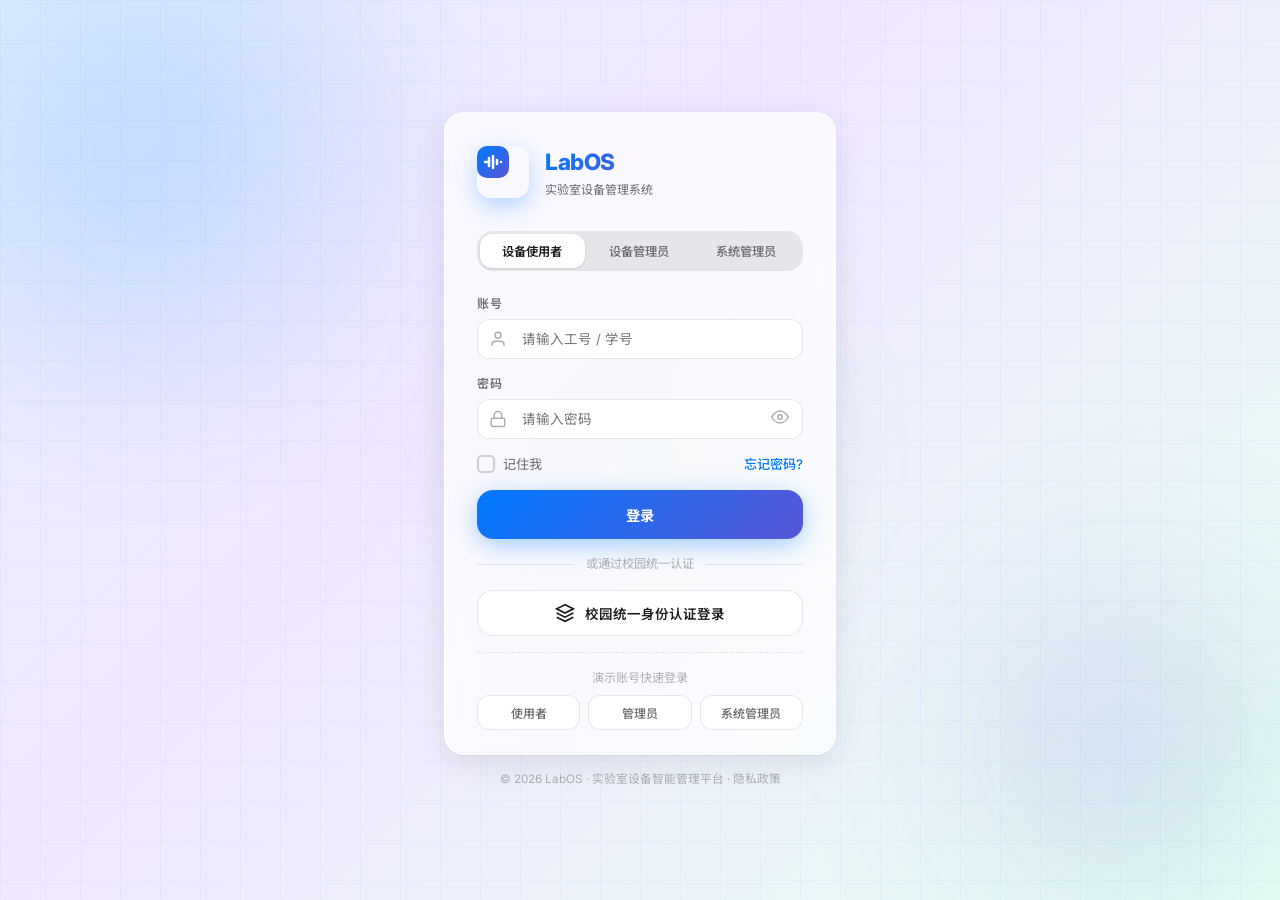
<file: index.html>
<!DOCTYPE html>
<html lang="zh-CN">
<head>
  <meta charset="UTF-8" />
  <meta name="viewport" content="width=device-width, initial-scale=1.0" />
  <title>LabOS · 实验室设备管理系统</title>
  <meta name="description" content="高校实验室设备智能管理平台，支持设备预约、审核、维护全流程管理" />
  <link rel="preconnect" href="https://fonts.googleapis.com" />
  <link rel="preconnect" href="https://fonts.gstatic.com" crossorigin />
  <link href="https://fonts.googleapis.com/css2?family=Inter:wght@300;400;500;600;700&family=Noto+Sans+SC:wght@300;400;500;600;700&display=swap" rel="stylesheet" />
  <link rel="stylesheet" href="css/main.css" />
  <link rel="stylesheet" href="css/login.css" />
</head>
<body class="login-body">
  <!-- Animated Background -->
  <div class="bg-canvas">
    <div class="blob blob-1"></div>
    <div class="blob blob-2"></div>
    <div class="blob blob-3"></div>
    <div class="grid-overlay"></div>
  </div>

  <!-- Login Card -->
  <div class="login-container">
    <div class="login-card glass-card">
      <!-- Logo -->
      <div class="login-logo">
        <div class="logo-icon">
          <svg width="32" height="32" viewBox="0 0 32 32" fill="none">
            <rect width="32" height="32" rx="10" fill="url(#logoGrad)"/>
            <path d="M8 16h4M12 12v8M16 10v12M20 14v4M24 16h0" stroke="white" stroke-width="2.5" stroke-linecap="round"/>
            <defs>
              <linearGradient id="logoGrad" x1="0" y1="0" x2="32" y2="32" gradientUnits="userSpaceOnUse">
                <stop stop-color="#007AFF"/>
                <stop offset="1" stop-color="#5856D6"/>
              </linearGradient>
            </defs>
          </svg>
        </div>
        <div class="logo-text">
          <h1>LabOS</h1>
          <p>实验室设备管理系统</p>
        </div>
      </div>

      <!-- Role Selector -->
      <div class="role-selector" id="roleSelector">
        <button class="role-tab active" data-role="user" id="tab-user">设备使用者</button>
        <button class="role-tab" data-role="admin" id="tab-admin">设备管理员</button>
        <button class="role-tab" data-role="sysadmin" id="tab-sysadmin">系统管理员</button>
        <div class="role-indicator" id="roleIndicator"></div>
      </div>

      <!-- Login Form -->
      <form class="login-form" id="loginForm" autocomplete="off">
        <div class="form-group">
          <label class="form-label" for="username">账号</label>
          <div class="input-wrapper">
            <svg class="input-icon" width="18" height="18" viewBox="0 0 24 24" fill="none" stroke="currentColor" stroke-width="2">
              <path d="M20 21v-2a4 4 0 0 0-4-4H8a4 4 0 0 0-4 4v2"/>
              <circle cx="12" cy="7" r="4"/>
            </svg>
            <input type="text" id="username" class="form-input" placeholder="请输入工号 / 学号" required />
          </div>
        </div>

        <div class="form-group">
          <label class="form-label" for="password">密码</label>
          <div class="input-wrapper">
            <svg class="input-icon" width="18" height="18" viewBox="0 0 24 24" fill="none" stroke="currentColor" stroke-width="2">
              <rect x="3" y="11" width="18" height="11" rx="2" ry="2"/>
              <path d="M7 11V7a5 5 0 0 1 10 0v4"/>
            </svg>
            <input type="password" id="password" class="form-input" placeholder="请输入密码" required />
            <button type="button" class="pwd-toggle" id="pwdToggle">
              <svg width="18" height="18" viewBox="0 0 24 24" fill="none" stroke="currentColor" stroke-width="2">
                <path d="M1 12s4-8 11-8 11 8 11 8-4 8-11 8-11-8-11-8z"/>
                <circle cx="12" cy="12" r="3"/>
              </svg>
            </button>
          </div>
        </div>

        <div class="form-options">
          <label class="checkbox-label">
            <input type="checkbox" id="rememberMe" />
            <span class="checkbox-custom"></span>
            <span>记住我</span>
          </label>
          <a href="#" class="forgot-link">忘记密码?</a>
        </div>

        <button type="submit" class="btn-login" id="loginBtn">
          <span class="btn-text">登录</span>
          <div class="btn-loader" id="btnLoader" style="display:none;">
            <div class="spinner"></div>
          </div>
        </button>

        <div class="sso-divider">
          <span>或通过校园统一认证</span>
        </div>

        <button type="button" class="btn-sso" id="ssoBtn">
          <svg width="20" height="20" viewBox="0 0 24 24" fill="none" stroke="currentColor" stroke-width="2">
            <path d="M12 2L2 7l10 5 10-5-10-5z"/>
            <path d="M2 17l10 5 10-5M2 12l10 5 10-5"/>
          </svg>
          校园统一身份认证登录
        </button>
      </form>

      <!-- Demo Quick Login -->
      <div class="demo-section">
        <p class="demo-title">演示账号快速登录</p>
        <div class="demo-btns">
          <button class="demo-btn" data-demo="user">使用者</button>
          <button class="demo-btn" data-demo="admin">管理员</button>
          <button class="demo-btn" data-demo="sysadmin">系统管理员</button>
        </div>
      </div>
    </div>

    <!-- Footer -->
    <p class="login-footer">© 2026 LabOS · 实验室设备智能管理平台 · 隐私政策</p>
  </div>

  <script src="js/login.js"></script>
</body>
</html>
</file>
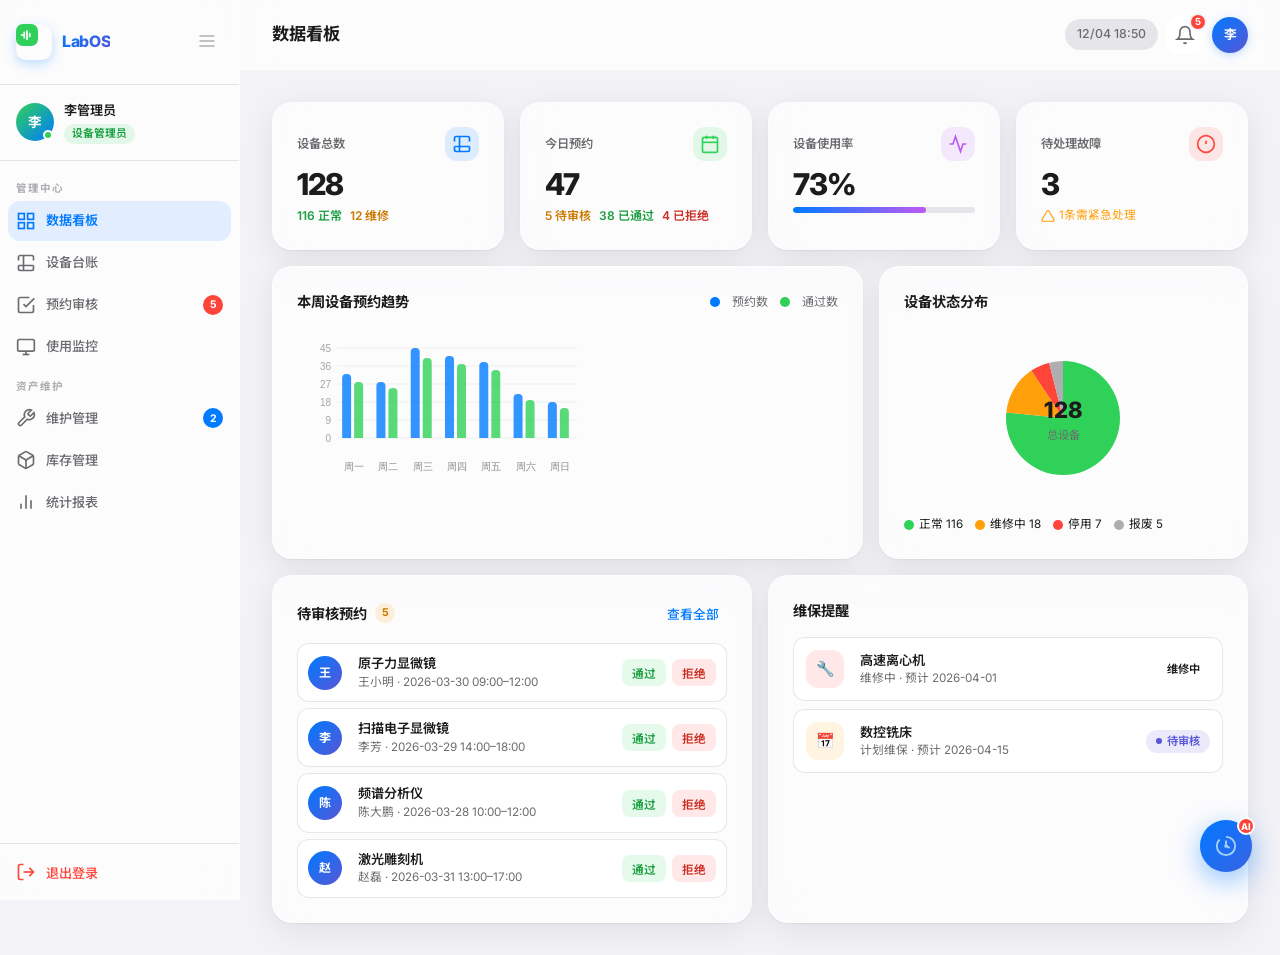
<file: admin-dashboard.html>
<!DOCTYPE html>
<html lang="zh-CN">
<head>
  <meta charset="UTF-8" />
  <meta name="viewport" content="width=device-width, initial-scale=1.0" />
  <title>LabOS · 设备管理员</title>
  <meta name="description" content="实验室设备管理员工作台 - 设备管理、预约审核、维护管控" />
  <link rel="preconnect" href="https://fonts.googleapis.com" />
  <link href="https://fonts.googleapis.com/css2?family=Inter:wght@300;400;500;600;700&family=Noto+Sans+SC:wght@300;400;500;600;700&display=swap" rel="stylesheet" />
  <link rel="stylesheet" href="css/main.css" />
  <link rel="stylesheet" href="css/dashboard.css" />
  <link rel="stylesheet" href="css/admin.css" />
  <link rel="stylesheet" href="css/ai.css" />
</head>
<body class="app-body admin-theme">

  <aside class="sidebar" id="sidebar">
    <div class="sidebar-header">
      <div class="sidebar-logo">
        <div class="logo-icon-sm admin-logo">
          <svg width="22" height="22" viewBox="0 0 32 32" fill="none">
            <rect width="32" height="32" rx="10" fill="url(#lgAdmin)"/>
            <path d="M8 16h4M12 12v8M16 10v12M20 14v4" stroke="white" stroke-width="2.5" stroke-linecap="round"/>
            <defs><linearGradient id="lgAdmin" x1="0" y1="0" x2="32" y2="32"><stop stop-color="#30D158"/><stop offset="1" stop-color="#007AFF"/></linearGradient></defs>
          </svg>
        </div>
        <span class="sidebar-brand">LabOS</span>
      </div>
      <button class="sidebar-toggle" id="sidebarToggle">
        <svg width="20" height="20" viewBox="0 0 24 24" fill="none" stroke="currentColor" stroke-width="2"><path d="M3 12h18M3 6h18M3 18h18"/></svg>
      </button>
    </div>

    <div class="user-profile-mini">
      <div class="avatar-wrapper">
        <div class="avatar admin-avatar">李</div>
        <div class="avatar-status online"></div>
      </div>
      <div class="user-info">
        <p class="user-name">李管理员</p>
        <p class="user-role-badge admin">设备管理员</p>
      </div>
    </div>

    <nav class="sidebar-nav">
      <p class="nav-section-label">管理中心</p>
      <ul>
        <li class="nav-item active" data-page="overview">
          <svg class="nav-icon" viewBox="0 0 24 24" fill="none" stroke="currentColor" stroke-width="2"><rect x="3" y="3" width="7" height="7"/><rect x="14" y="3" width="7" height="7"/><rect x="3" y="14" width="7" height="7"/><rect x="14" y="14" width="7" height="7"/></svg>
          <span>数据看板</span>
        </li>
        <li class="nav-item" data-page="devices">
          <svg class="nav-icon" viewBox="0 0 24 24" fill="none" stroke="currentColor" stroke-width="2"><path d="M9 3H5a2 2 0 0 0-2 2v4m6-6h10a2 2 0 0 1 2 2v4M9 3v18m0 0h10a2 2 0 0 0 2-2v-4M9 21H5a2 2 0 0 1-2-2v-4m0 0h18"/></svg>
          <span>设备台账</span>
        </li>
        <li class="nav-item" data-page="audit">
          <svg class="nav-icon" viewBox="0 0 24 24" fill="none" stroke="currentColor" stroke-width="2"><path d="M9 11l3 3L22 4"/><path d="M21 12v7a2 2 0 0 1-2 2H5a2 2 0 0 1-2-2V5a2 2 0 0 1 2-2h11"/></svg>
          <span>预约审核</span>
          <span class="nav-badge alert" id="auditBadge">5</span>
        </li>
        <li class="nav-item" data-page="monitor">
          <svg class="nav-icon" viewBox="0 0 24 24" fill="none" stroke="currentColor" stroke-width="2"><rect x="2" y="3" width="20" height="14" rx="2"/><line x1="8" y1="21" x2="16" y2="21"/><line x1="12" y1="17" x2="12" y2="21"/></svg>
          <span>使用监控</span>
        </li>
      </ul>
      <p class="nav-section-label">资产维护</p>
      <ul>
        <li class="nav-item" data-page="maintenance">
          <svg class="nav-icon" viewBox="0 0 24 24" fill="none" stroke="currentColor" stroke-width="2"><path d="M14.7 6.3a1 1 0 0 0 0 1.4l1.6 1.6a1 1 0 0 0 1.4 0l3.77-3.77a6 6 0 0 1-7.94 7.94l-6.91 6.91a2.12 2.12 0 0 1-3-3l6.91-6.91a6 6 0 0 1 7.94-7.94l-3.76 3.76z"/></svg>
          <span>维护管理</span>
          <span class="nav-badge" id="maintBadge">2</span>
        </li>
        <li class="nav-item" data-page="inventory">
          <svg class="nav-icon" viewBox="0 0 24 24" fill="none" stroke="currentColor" stroke-width="2"><path d="M21 16V8a2 2 0 0 0-1-1.73l-7-4a2 2 0 0 0-2 0l-7 4A2 2 0 0 0 3 8v8a2 2 0 0 0 1 1.73l7 4a2 2 0 0 0 2 0l7-4A2 2 0 0 0 21 16z"/><polyline points="3.27 6.96 12 12.01 20.73 6.96"/><line x1="12" y1="22.08" x2="12" y2="12"/></svg>
          <span>库存管理</span>
        </li>
        <li class="nav-item" data-page="reports">
          <svg class="nav-icon" viewBox="0 0 24 24" fill="none" stroke="currentColor" stroke-width="2"><line x1="18" y1="20" x2="18" y2="10"/><line x1="12" y1="20" x2="12" y2="4"/><line x1="6" y1="20" x2="6" y2="14"/></svg>
          <span>统计报表</span>
        </li>
      </ul>
    </nav>

    <div class="sidebar-footer">
      <button class="nav-item logout-btn" id="logoutBtn">
        <svg class="nav-icon" viewBox="0 0 24 24" fill="none" stroke="currentColor" stroke-width="2"><path d="M9 21H5a2 2 0 0 1-2-2V5a2 2 0 0 1 2-2h4"/><polyline points="16 17 21 12 16 7"/><line x1="21" y1="12" x2="9" y2="12"/></svg>
        <span>退出登录</span>
      </button>
    </div>
  </aside>

  <main class="main-content" id="mainContent">
    <header class="topbar">
      <div class="topbar-left">
        <h2 class="page-title" id="pageTitle">数据看板</h2>
      </div>
      <div class="topbar-right">
        <div class="datetime-display" id="datetimeDisplay"></div>
        <button class="icon-btn" id="topNotifBtn">
          <svg width="20" height="20" viewBox="0 0 24 24" fill="none" stroke="currentColor" stroke-width="2"><path d="M18 8A6 6 0 0 0 6 8c0 7-3 9-3 9h18s-3-2-3-9"/><path d="M13.73 21a2 2 0 0 1-3.46 0"/></svg>
          <span class="icon-badge">5</span>
        </button>
        <div class="avatar-btn admin-avatar">李</div>
      </div>
    </header>

    <div class="pages-container">

      <!-- Page: Dashboard Overview -->
      <section class="page" id="page-overview">
        <!-- KPI Cards -->
        <div class="kpi-row">
          <div class="kpi-card glass-card">
            <div class="kpi-header">
              <span class="kpi-label">设备总数</span>
              <div class="kpi-icon blue"><svg width="20" height="20" viewBox="0 0 24 24" fill="none" stroke="currentColor" stroke-width="2"><path d="M9 3H5a2 2 0 0 0-2 2v4m6-6h10a2 2 0 0 1 2 2v4M9 3v18m0 0h10a2 2 0 0 0 2-2v-4M9 21H5a2 2 0 0 1-2-2v-4m0 0h18"/></svg></div>
            </div>
            <p class="kpi-value">128</p>
            <div class="kpi-sub"><span class="badge-green">116 正常</span> <span class="badge-orange">12 维修</span></div>
          </div>
          <div class="kpi-card glass-card">
            <div class="kpi-header">
              <span class="kpi-label">今日预约</span>
              <div class="kpi-icon green"><svg width="20" height="20" viewBox="0 0 24 24" fill="none" stroke="currentColor" stroke-width="2"><rect x="3" y="4" width="18" height="18" rx="2"/><line x1="3" y1="10" x2="21" y2="10"/><line x1="8" y1="2" x2="8" y2="6"/><line x1="16" y1="2" x2="16" y2="6"/></svg></div>
            </div>
            <p class="kpi-value">47</p>
            <div class="kpi-sub"><span class="badge-orange">5 待审核</span> <span class="badge-green">38 已通过</span> <span class="badge-red">4 已拒绝</span></div>
          </div>
          <div class="kpi-card glass-card">
            <div class="kpi-header">
              <span class="kpi-label">设备使用率</span>
              <div class="kpi-icon purple"><svg width="20" height="20" viewBox="0 0 24 24" fill="none" stroke="currentColor" stroke-width="2"><polyline points="22 12 18 12 15 21 9 3 6 12 2 12"/></svg></div>
            </div>
            <p class="kpi-value">73%</p>
            <div class="usage-bar"><div class="usage-fill" style="width:73%"></div></div>
          </div>
          <div class="kpi-card glass-card">
            <div class="kpi-header">
              <span class="kpi-label">待处理故障</span>
              <div class="kpi-icon red"><svg width="20" height="20" viewBox="0 0 24 24" fill="none" stroke="currentColor" stroke-width="2"><circle cx="12" cy="12" r="10"/><line x1="12" y1="8" x2="12" y2="12"/><line x1="12" y1="16" x2="12.01" y2="16"/></svg></div>
            </div>
            <p class="kpi-value">3</p>
            <div class="kpi-sub urgent"><svg width="14" height="14" viewBox="0 0 24 24" fill="none" stroke="currentColor" stroke-width="2"><path d="M10.29 3.86L1.82 18a2 2 0 0 0 1.71 3h16.94a2 2 0 0 0 1.71-3L13.71 3.86a2 2 0 0 0-3.42 0z"/></svg> 1条需紧急处理</div>
          </div>
        </div>

        <!-- Charts Row -->
        <div class="charts-row">
          <div class="chart-card glass-card">
            <div class="card-header">
              <h4>本周设备预约趋势</h4>
              <div class="chart-legend">
                <span class="legend-dot blue"></span><span>预约数</span>
                <span class="legend-dot green"></span><span>通过数</span>
              </div>
            </div>
            <div class="chart-container">
              <canvas id="trendChart"></canvas>
            </div>
          </div>

          <div class="chart-card glass-card">
            <div class="card-header">
              <h4>设备状态分布</h4>
            </div>
            <div class="donut-chart-wrapper">
              <canvas id="statusChart"></canvas>
              <div class="donut-center">
                <p class="donut-val">128</p>
                <p class="donut-label">总设备</p>
              </div>
            </div>
            <div class="donut-legend" id="statusLegend"></div>
          </div>
        </div>

        <!-- Bottom Row -->
        <div class="content-grid">
          <!-- Pending Audits -->
          <div class="card glass-card">
            <div class="card-header">
              <h4>待审核预约 <span class="badge-pill orange">5</span></h4>
              <button class="text-btn" onclick="switchPage('audit')">查看全部</button>
            </div>
            <div class="audit-preview-list" id="auditPreviewList"></div>
          </div>

          <!-- Maintenance Alerts -->
          <div class="card glass-card">
            <div class="card-header">
              <h4>维保提醒</h4>
            </div>
            <div class="maint-alert-list" id="maintAlertList"></div>
          </div>
        </div>
      </section>

      <!-- Page: Device Ledger -->
      <section class="page hidden" id="page-devices">
        <div class="table-toolbar">
          <div class="toolbar-left">
            <div class="search-bar">
              <svg width="16" height="16" viewBox="0 0 24 24" fill="none" stroke="currentColor" stroke-width="2"><circle cx="11" cy="11" r="8"/><line x1="21" y1="21" x2="16.65" y2="16.65"/></svg>
              <input type="text" placeholder="搜索设备编号、名称..." id="deviceSearch" />
            </div>
            <select class="filter-select" id="adminDeviceFilter">
              <option value="all">全部状态</option>
              <option value="normal">正常</option>
              <option value="maintenance">维修中</option>
              <option value="retired">已报废</option>
            </select>
          </div>
          <div class="toolbar-right">
            <button class="btn-outline btn-sm" id="importDeviceBtn">
              <svg width="14" height="14" viewBox="0 0 24 24" fill="none" stroke="currentColor" stroke-width="2"><path d="M21 15v4a2 2 0 0 1-2 2H5a2 2 0 0 1-2-2v-4"/><polyline points="7 10 12 15 17 10"/><line x1="12" y1="15" x2="12" y2="3"/></svg>
              导入
            </button>
            <button class="btn-primary btn-sm" id="addDeviceBtn">
              <svg width="14" height="14" viewBox="0 0 24 24" fill="none" stroke="currentColor" stroke-width="2"><path d="M12 5v14M5 12h14"/></svg>
              新增设备
            </button>
          </div>
        </div>
        <div class="card glass-card" style="margin-top:0">
          <table class="data-table" id="adminDeviceTable">
            <thead>
              <tr>
                <th>设备编号</th>
                <th>设备名称</th>
                <th>型号</th>
                <th>存放位置</th>
                <th>状态</th>
                <th>危险等级</th>
                <th>最近维保</th>
                <th>操作</th>
              </tr>
            </thead>
            <tbody id="adminDeviceBody"></tbody>
          </table>
          <div class="pagination" id="devicePagination"></div>
        </div>
      </section>

      <!-- Page: Audit -->
      <section class="page hidden" id="page-audit">
        <div class="audit-layout">
          <div class="col-main">
            <div class="tab-strip" id="auditTabStrip">
              <button class="tab-btn active" data-status="pending">待审核 <span class="badge-pill orange">5</span></button>
              <button class="tab-btn" data-status="approved">已通过</button>
              <button class="tab-btn" data-status="rejected">已拒绝</button>
            </div>
            <div class="audit-list" id="auditList"></div>
          </div>
          <div class="col-side glass-card" id="auditDetailPanel">
            <div class="detail-placeholder">
              <svg width="48" height="48" viewBox="0 0 24 24" fill="none" stroke="currentColor" stroke-width="1.5" opacity="0.3"><path d="M9 11l3 3L22 4"/><path d="M21 12v7a2 2 0 0 1-2 2H5a2 2 0 0 1-2-2V5a2 2 0 0 1 2-2h11"/></svg>
              <p>选择申请查看详情并审核</p>
            </div>
            <div class="detail-content hidden" id="auditDetailContent"></div>
          </div>
        </div>
      </section>

      <!-- Page: Monitor -->
      <section class="page hidden" id="page-monitor">
        <div class="monitor-layout">
          <div class="monitor-map glass-card">
            <div class="card-header">
              <h4>实验室实时使用地图</h4>
              <div class="monitor-legend">
                <span class="legend-dot green"></span><span>使用中</span>
                <span class="legend-dot gray"></span><span>空闲</span>
                <span class="legend-dot orange"></span><span>预约待用</span>
              </div>
            </div>
            <div class="lab-map" id="labMap"></div>
          </div>
          <div class="monitor-side">
            <div class="card glass-card">
              <div class="card-header"><h4>当前使用情况</h4></div>
              <div class="current-usage-list" id="currentUsageList"></div>
            </div>
            <div class="card glass-card">
              <div class="card-header"><h4>今日活动日志</h4></div>
              <div class="activity-log" id="activityLog"></div>
            </div>
          </div>
        </div>
      </section>

      <!-- Page: Maintenance -->
      <section class="page hidden" id="page-maintenance">
        <div class="maint-layout">
          <div class="col-main">
            <div class="section-header">
              <h3>维护工单</h3>
              <button class="btn-primary btn-sm" id="newMaintBtn">
                <svg width="14" height="14" viewBox="0 0 24 24" fill="none" stroke="currentColor" stroke-width="2"><path d="M12 5v14M5 12h14"/></svg>
                新建工单
              </button>
            </div>
            <div class="tab-strip" id="maintTabStrip">
              <button class="tab-btn active" data-status="all">全部</button>
              <button class="tab-btn" data-status="pending">待处理</button>
              <button class="tab-btn" data-status="inprogress">维修中</button>
              <button class="tab-btn" data-status="done">已修复</button>
              <button class="tab-btn" data-status="plan">维保计划</button>
            </div>
            <div class="maint-list" id="maintList"></div>
          </div>
          <div class="col-side glass-card" id="maintDetailPanel">
            <div class="detail-placeholder">
              <svg width="48" height="48" viewBox="0 0 24 24" fill="none" stroke="currentColor" stroke-width="1.5" opacity="0.3"><path d="M14.7 6.3a1 1 0 0 0 0 1.4l1.6 1.6a1 1 0 0 0 1.4 0l3.77-3.77a6 6 0 0 1-7.94 7.94l-6.91 6.91a2.12 2.12 0 0 1-3-3l6.91-6.91a6 6 0 0 1 7.94-7.94l-3.76 3.76z"/></svg>
              <p>选择工单查看详情</p>
            </div>
            <div class="detail-content hidden" id="maintDetailContent"></div>
          </div>
        </div>
      </section>

      <!-- Page: Inventory -->
      <section class="page hidden" id="page-inventory">
        <div class="stats-row">
          <div class="stat-card glass-card">
            <div class="stat-icon blue"><svg width="22" height="22" viewBox="0 0 24 24" fill="none" stroke="currentColor" stroke-width="2"><path d="M21 16V8a2 2 0 0 0-1-1.73l-7-4a2 2 0 0 0-2 0l-7 4A2 2 0 0 0 3 8v8a2 2 0 0 0 1 1.73l7 4a2 2 0 0 0 2 0l7-4A2 2 0 0 0 21 16z"/></svg></div>
            <div class="stat-info"><p class="stat-value">42</p><p class="stat-label">耗材种类</p></div>
          </div>
          <div class="stat-card glass-card">
            <div class="stat-icon orange"><svg width="22" height="22" viewBox="0 0 24 24" fill="none" stroke="currentColor" stroke-width="2"><circle cx="12" cy="12" r="10"/><line x1="12" y1="8" x2="12" y2="12"/><line x1="12" y1="16" x2="12.01" y2="16"/></svg></div>
            <div class="stat-info"><p class="stat-value">6</p><p class="stat-label">库存预警</p></div>
          </div>
          <div class="stat-card glass-card">
            <div class="stat-icon green"><svg width="22" height="22" viewBox="0 0 24 24" fill="none" stroke="currentColor" stroke-width="2"><polyline points="23 6 13.5 15.5 8.5 10.5 1 18"/><polyline points="17 6 23 6 23 12"/></svg></div>
            <div class="stat-info"><p class="stat-value">89%</p><p class="stat-label">库存健康度</p></div>
          </div>
        </div>
        <div class="card glass-card">
          <div class="card-header">
            <h4>耗材库存</h4>
            <button class="btn-primary btn-sm" id="addInventoryBtn">新增耗材</button>
          </div>
          <table class="data-table" id="inventoryTable">
            <thead>
              <tr><th>耗材名称</th><th>规格</th><th>当前库存</th><th>预警阈值</th><th>状态</th><th>操作</th></tr>
            </thead>
            <tbody id="inventoryBody"></tbody>
          </table>
        </div>
      </section>

      <!-- Page: Reports -->
      <section class="page hidden" id="page-reports">
        <div class="charts-row">
          <div class="chart-card glass-card">
            <div class="card-header">
              <h4>月度设备使用率趋势</h4>
              <select class="filter-select" style="width:auto;padding:4px 10px"><option>2026年</option><option>2025年</option></select>
            </div>
            <canvas id="monthlyChart"></canvas>
          </div>
          <div class="chart-card glass-card">
            <div class="card-header"><h4>设备使用排行 TOP10</h4></div>
            <canvas id="rankChart"></canvas>
          </div>
        </div>
        <div class="card glass-card">
          <div class="card-header">
            <h4>用户使用统计</h4>
            <button class="btn-outline btn-sm" id="exportReportBtn">
              <svg width="14" height="14" viewBox="0 0 24 24" fill="none" stroke="currentColor" stroke-width="2"><path d="M21 15v4a2 2 0 0 1-2 2H5a2 2 0 0 1-2-2v-4"/><polyline points="7 10 12 15 17 10"/><line x1="12" y1="15" x2="12" y2="3"/></svg>
              导出报表
            </button>
          </div>
          <table class="data-table">
            <thead><tr><th>用户</th><th>部门</th><th>预约次数</th><th>使用时长</th><th>取消率</th><th>违规记录</th></tr></thead>
            <tbody id="userStatsBody"></tbody>
          </table>
        </div>
      </section>

    </div>
  </main>

  <!-- Device Add/Edit Modal -->
  <div class="modal-overlay hidden" id="deviceFormModal">
    <div class="modal modal-lg glass-card">
      <div class="modal-header">
        <h3 id="deviceFormTitle">新增设备</h3>
        <button class="modal-close" id="closeDeviceFormModal">
          <svg width="20" height="20" viewBox="0 0 24 24" fill="none" stroke="currentColor" stroke-width="2"><line x1="18" y1="6" x2="6" y2="18"/><line x1="6" y1="6" x2="18" y2="18"/></svg>
        </button>
      </div>
      <div class="modal-body">
        <form id="deviceForm">
          <div class="form-row">
            <div class="form-group"><label class="form-label">设备编号 *</label><input type="text" class="form-input" id="devId" placeholder="如: LAB-2024-001" required /></div>
            <div class="form-group"><label class="form-label">设备名称 *</label><input type="text" class="form-input" id="devName" placeholder="如: 扫描电子显微镜" required /></div>
          </div>
          <div class="form-row">
            <div class="form-group"><label class="form-label">型号规格 *</label><input type="text" class="form-input" id="devModel" required /></div>
            <div class="form-group"><label class="form-label">存放位置 *</label><input type="text" class="form-input" id="devLocation" placeholder="如: A楼302室" required /></div>
          </div>
          <div class="form-row">
            <div class="form-group"><label class="form-label">购置日期</label><input type="date" class="form-input" id="devDate" /></div>
            <div class="form-group"><label class="form-label">设备价值 (元)</label><input type="number" class="form-input" id="devValue" placeholder="0.00" /></div>
          </div>
          <div class="form-row">
            <div class="form-group">
              <label class="form-label">危险等级</label>
              <select class="form-input" id="devLevel">
                <option value="normal">普通</option>
                <option value="high">高危</option>
              </select>
            </div>
            <div class="form-group">
              <label class="form-label">所属分类</label>
              <select class="form-input" id="devCategory">
                <option value="precision">精密仪器</option>
                <option value="chemical">化学分析</option>
                <option value="mechanical">机械加工</option>
                <option value="electrical">电子电气</option>
              </select>
            </div>
          </div>
          <div class="form-row">
            <div class="form-group"><label class="form-label">每日最长预约时长 (h)</label><input type="number" class="form-input" id="devMaxHour" value="4" /></div>
            <div class="form-group"><label class="form-label">每周最大预约次数</label><input type="number" class="form-input" id="devMaxWeek" value="3" /></div>
          </div>
          <div class="form-group">
            <label class="form-label">操作说明/注意事项</label>
            <textarea class="form-input form-textarea" id="devNotes" rows="3" placeholder="使用规范、注意事项..."></textarea>
          </div>
        </form>
      </div>
      <div class="modal-footer">
        <button class="btn-outline" id="cancelDeviceFormBtn">取消</button>
        <button class="btn-primary" id="saveDeviceBtn">保存设备</button>
      </div>
    </div>
  </div>

  <!-- Toast -->
  <div class="toast-container" id="toastContainer"></div>

  <script src="js/data.js"></script>
  <script src="js/dashboard.js"></script>
  <script src="js/admin.js"></script>
  <script src="js/ai.js"></script>
</body>
</html>
</file>
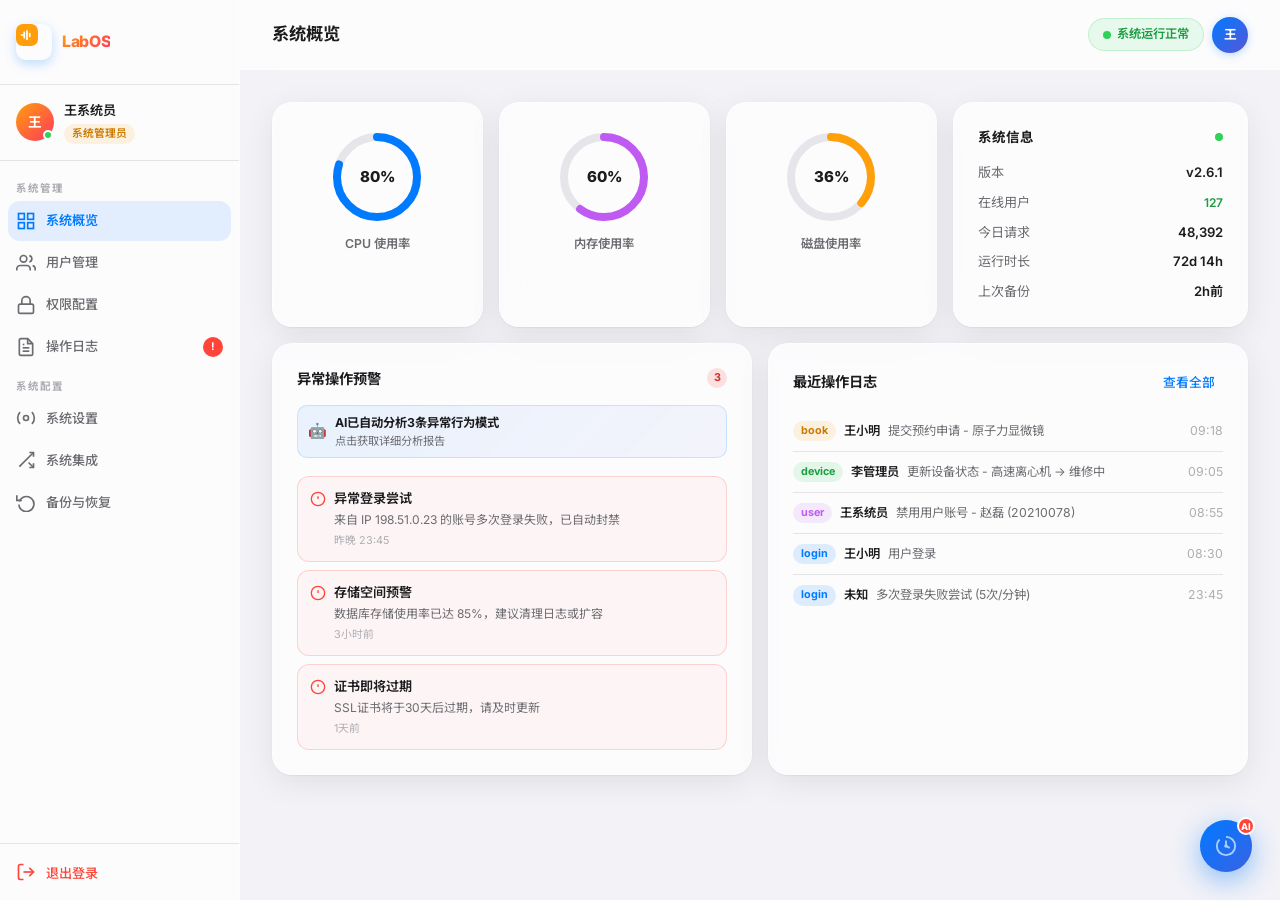
<file: sysadmin-dashboard.html>
<!DOCTYPE html>
<html lang="zh-CN">
<head>
  <meta charset="UTF-8" />
  <meta name="viewport" content="width=device-width, initial-scale=1.0" />
  <title>LabOS · 系统管理员</title>
  <link rel="preconnect" href="https://fonts.googleapis.com" />
  <link href="https://fonts.googleapis.com/css2?family=Inter:wght@300;400;500;600;700&family=Noto+Sans+SC:wght@300;400;500;600;700&display=swap" rel="stylesheet" />
  <link rel="stylesheet" href="css/main.css" />
  <link rel="stylesheet" href="css/dashboard.css" />
  <link rel="stylesheet" href="css/sysadmin.css" />
  <link rel="stylesheet" href="css/ai.css" />
</head>
<body class="app-body sysadmin-theme">

  <aside class="sidebar" id="sidebar">
    <div class="sidebar-header">
      <div class="sidebar-logo">
        <div class="logo-icon-sm sys-logo">
          <svg width="22" height="22" viewBox="0 0 32 32" fill="none">
            <rect width="32" height="32" rx="10" fill="url(#lgSys)"/>
            <path d="M8 16h4M12 12v8M16 10v12M20 14v4" stroke="white" stroke-width="2.5" stroke-linecap="round"/>
            <defs><linearGradient id="lgSys" x1="0" y1="0" x2="32" y2="32"><stop stop-color="#FF9F0A"/><stop offset="1" stop-color="#FF375F"/></linearGradient></defs>
          </svg>
        </div>
        <span class="sidebar-brand">LabOS</span>
      </div>
    </div>

    <div class="user-profile-mini">
      <div class="avatar-wrapper">
        <div class="avatar sys-avatar">王</div>
        <div class="avatar-status online"></div>
      </div>
      <div class="user-info">
        <p class="user-name">王系统员</p>
        <p class="user-role-badge sysadmin">系统管理员</p>
      </div>
    </div>

    <nav class="sidebar-nav">
      <p class="nav-section-label">系统管理</p>
      <ul>
        <li class="nav-item active" data-page="overview"><svg class="nav-icon" viewBox="0 0 24 24" fill="none" stroke="currentColor" stroke-width="2"><rect x="3" y="3" width="7" height="7"/><rect x="14" y="3" width="7" height="7"/><rect x="3" y="14" width="7" height="7"/><rect x="14" y="14" width="7" height="7"/></svg><span>系统概览</span></li>
        <li class="nav-item" data-page="users"><svg class="nav-icon" viewBox="0 0 24 24" fill="none" stroke="currentColor" stroke-width="2"><path d="M17 21v-2a4 4 0 0 0-4-4H5a4 4 0 0 0-4 4v2"/><circle cx="9" cy="7" r="4"/><path d="M23 21v-2a4 4 0 0 0-3-3.87M16 3.13a4 4 0 0 1 0 7.75"/></svg><span>用户管理</span></li>
        <li class="nav-item" data-page="permissions"><svg class="nav-icon" viewBox="0 0 24 24" fill="none" stroke="currentColor" stroke-width="2"><rect x="3" y="11" width="18" height="11" rx="2"/><path d="M7 11V7a5 5 0 0 1 10 0v4"/></svg><span>权限配置</span></li>
        <li class="nav-item" data-page="audit-log"><svg class="nav-icon" viewBox="0 0 24 24" fill="none" stroke="currentColor" stroke-width="2"><path d="M14 2H6a2 2 0 0 0-2 2v16a2 2 0 0 0 2 2h12a2 2 0 0 0 2-2V8z"/><polyline points="14 2 14 8 20 8"/><line x1="16" y1="13" x2="8" y2="13"/><line x1="16" y1="17" x2="8" y2="17"/><polyline points="10 9 9 9 8 9"/></svg><span>操作日志</span><span class="nav-badge alert">!</span></li>
      </ul>
      <p class="nav-section-label">系统配置</p>
      <ul>
        <li class="nav-item" data-page="settings"><svg class="nav-icon" viewBox="0 0 24 24" fill="none" stroke="currentColor" stroke-width="2"><circle cx="12" cy="12" r="3"/><path d="M19.07 4.93a10 10 0 0 1 0 14.14M4.93 4.93a10 10 0 0 0 0 14.14"/></svg><span>系统设置</span></li>
        <li class="nav-item" data-page="integration"><svg class="nav-icon" viewBox="0 0 24 24" fill="none" stroke="currentColor" stroke-width="2"><polyline points="16 3 21 3 21 8"/><line x1="4" y1="20" x2="21" y2="3"/><polyline points="21 16 21 21 16 21"/><line x1="15" y1="15" x2="21" y2="21"/></svg><span>系统集成</span></li>
        <li class="nav-item" data-page="backup"><svg class="nav-icon" viewBox="0 0 24 24" fill="none" stroke="currentColor" stroke-width="2"><polyline points="1 4 1 10 7 10"/><path d="M3.51 15a9 9 0 1 0 .49-3.51"/></svg><span>备份与恢复</span></li>
      </ul>
    </nav>

    <div class="sidebar-footer">
      <button class="nav-item logout-btn" id="logoutBtn">
        <svg class="nav-icon" viewBox="0 0 24 24" fill="none" stroke="currentColor" stroke-width="2"><path d="M9 21H5a2 2 0 0 1-2-2V5a2 2 0 0 1 2-2h4"/><polyline points="16 17 21 12 16 7"/><line x1="21" y1="12" x2="9" y2="12"/></svg>
        <span>退出登录</span>
      </button>
    </div>
  </aside>

  <main class="main-content" id="mainContent">
    <header class="topbar">
      <div class="topbar-left">
        <h2 class="page-title" id="pageTitle">系统概览</h2>
      </div>
      <div class="topbar-right">
        <div class="system-status" id="systemStatus">
          <div class="status-dot online"></div>
          <span>系统运行正常</span>
        </div>
        <div class="avatar-btn sys-avatar">王</div>
      </div>
    </header>

    <div class="pages-container">
      <!-- Overview -->
      <section class="page" id="page-overview">
        <div class="sys-metrics-row">
          <div class="sys-metric glass-card">
            <div class="metric-ring" id="cpuRing">
              <svg viewBox="0 0 100 100"><circle class="ring-bg" cx="50" cy="50" r="40" fill="none" stroke-width="8"/><circle class="ring-fill cpu" cx="50" cy="50" r="40" fill="none" stroke-width="8" stroke-dasharray="251" stroke-dashoffset="50" stroke-linecap="round"/></svg>
              <div class="ring-val">80%</div>
            </div>
            <p class="metric-name">CPU 使用率</p>
          </div>
          <div class="sys-metric glass-card">
            <div class="metric-ring">
              <svg viewBox="0 0 100 100"><circle class="ring-bg" cx="50" cy="50" r="40" fill="none" stroke-width="8"/><circle class="ring-fill mem" cx="50" cy="50" r="40" fill="none" stroke-width="8" stroke-dasharray="251" stroke-dashoffset="100" stroke-linecap="round"/></svg>
              <div class="ring-val">60%</div>
            </div>
            <p class="metric-name">内存使用率</p>
          </div>
          <div class="sys-metric glass-card">
            <div class="metric-ring">
              <svg viewBox="0 0 100 100"><circle class="ring-bg" cx="50" cy="50" r="40" fill="none" stroke-width="8"/><circle class="ring-fill disk" cx="50" cy="50" r="40" fill="none" stroke-width="8" stroke-dasharray="251" stroke-dashoffset="160" stroke-linecap="round"/></svg>
              <div class="ring-val">36%</div>
            </div>
            <p class="metric-name">磁盘使用率</p>
          </div>
          <div class="sys-stat-card glass-card">
            <div class="sys-stat-header">
              <span>系统信息</span>
              <div class="status-dot online"></div>
            </div>
            <div class="sys-stat-list">
              <div class="sys-stat-item"><span>版本</span><span>v2.6.1</span></div>
              <div class="sys-stat-item"><span>在线用户</span><span class="badge-green">127</span></div>
              <div class="sys-stat-item"><span>今日请求</span><span>48,392</span></div>
              <div class="sys-stat-item"><span>运行时长</span><span>72d 14h</span></div>
              <div class="sys-stat-item"><span>上次备份</span><span>2h前</span></div>
            </div>
          </div>
        </div>

        <div class="content-grid">
          <div class="card glass-card">
            <div class="card-header"><h4>异常操作预警</h4><span class="badge-pill red">3</span></div>
            <div class="alert-list" id="sysAlertList"></div>
          </div>
          <div class="card glass-card">
            <div class="card-header"><h4>最近操作日志</h4><button class="text-btn" onclick="switchPage('audit-log')">查看全部</button></div>
            <div class="log-list" id="recentLogList"></div>
          </div>
        </div>
      </section>

      <!-- Users -->
      <section class="page hidden" id="page-users">
        <div class="table-toolbar">
          <div class="toolbar-left">
            <div class="search-bar"><svg width="16" height="16" viewBox="0 0 24 24" fill="none" stroke="currentColor" stroke-width="2"><circle cx="11" cy="11" r="8"/><line x1="21" y1="21" x2="16.65" y2="16.65"/></svg><input type="text" placeholder="搜索用户..." id="userSearch" /></div>
            <select class="filter-select" id="roleFilter"><option value="all">全部角色</option><option value="user">设备使用者</option><option value="admin">设备管理员</option><option value="sysadmin">系统管理员</option></select>
            <select class="filter-select" id="userStatusFilter"><option value="all">全部状态</option><option value="active">正常</option><option value="disabled">已禁用</option></select>
          </div>
          <button class="btn-primary btn-sm" id="addUserBtn"><svg width="14" height="14" viewBox="0 0 24 24" fill="none" stroke="currentColor" stroke-width="2"><path d="M12 5v14M5 12h14"/></svg> 新增用户</button>
        </div>
        <div class="card glass-card" style="margin-top:0">
          <table class="data-table">
            <thead><tr><th>用户名</th><th>姓名</th><th>角色</th><th>部门</th><th>状态</th><th>最后登录</th><th>操作</th></tr></thead>
            <tbody id="userBody"></tbody>
          </table>
          <div class="pagination" id="userPagination"></div>
        </div>
      </section>

      <!-- Permissions -->
      <section class="page hidden" id="page-permissions">
        <div class="perm-layout glass-card">
          <div class="perm-roles">
            <h4>角色列表</h4>
            <div class="role-list">
              <div class="role-item active" data-role="user"><span>设备使用者</span><span class="badge-pill blue">3</span></div>
              <div class="role-item" data-role="admin"><span>实验室设备管理员</span><span class="badge-pill green">12</span></div>
              <div class="role-item" data-role="sysadmin"><span>系统管理员</span><span class="badge-pill orange">2</span></div>
            </div>
          </div>
          <div class="perm-matrix" id="permMatrix">
            <!-- Populated by JS -->
          </div>
        </div>
      </section>

      <!-- Audit Log -->
      <section class="page hidden" id="page-audit-log">
        <div class="card glass-card">
          <div class="card-header">
            <h4>操作审计日志</h4>
            <div class="header-actions">
              <input type="date" class="filter-select" id="logDate" />
              <select class="filter-select" id="logType"><option value="all">全部操作</option><option value="login">登录</option><option value="book">预约</option><option value="device">设备操作</option><option value="user">用户管理</option></select>
              <button class="btn-outline btn-sm" id="exportLogBtn">导出</button>
            </div>
          </div>
          <table class="data-table" id="auditLogTable">
            <thead><tr><th>时间</th><th>用户</th><th>IP地址</th><th>操作类型</th><th>操作详情</th><th>状态</th></tr></thead>
            <tbody id="auditLogBody"></tbody>
          </table>
          <div class="pagination" id="logPagination"></div>
        </div>
      </section>

      <!-- Settings -->
      <section class="page hidden" id="page-settings">
        <div class="settings-layout">
          <div class="settings-group glass-card">
            <h4>通知设置</h4>
            <div class="setting-item">
              <div class="setting-info"><p class="setting-name">短信通知</p><p class="setting-desc">预约审核结果通过短信发送给用户</p></div>
              <div class="toggle-switch" id="smsToggle"><div class="toggle-thumb"></div></div>
            </div>
            <div class="setting-item">
              <div class="setting-info"><p class="setting-name">系统消息</p><p class="setting-desc">在系统内发送消息通知</p></div>
              <div class="toggle-switch active" id="sysNotifToggle"><div class="toggle-thumb"></div></div>
            </div>
            <div class="setting-item">
              <div class="setting-info"><p class="setting-name">邮件通知</p><p class="setting-desc">重要事项通过邮件发送</p></div>
              <div class="toggle-switch active" id="emailToggle"><div class="toggle-thumb"></div></div>
            </div>
          </div>
          <div class="settings-group glass-card">
            <h4>数据备份</h4>
            <div class="setting-item">
              <div class="setting-info"><p class="setting-name">自动备份频率</p></div>
              <select class="filter-select" style="width: auto"><option>每天</option><option>每周</option><option>每月</option></select>
            </div>
            <div class="setting-item">
              <div class="setting-info"><p class="setting-name">日志保存周期</p></div>
              <select class="filter-select" style="width: auto"><option>90天</option><option>180天</option><option>1年</option><option>永久</option></select>
            </div>
            <button class="btn-primary" id="backupNowBtn" style="margin-top:16px">立即备份</button>
          </div>
          <div class="settings-group glass-card">
            <h4>预约规则全局设置</h4>
            <div class="setting-item">
              <div class="setting-info"><p class="setting-name">最短提前预约时间</p></div>
              <div class="num-setting"><input type="number" class="form-input" value="2" style="width:80px" /> <span>小时</span></div>
            </div>
            <div class="setting-item">
              <div class="setting-info"><p class="setting-name">取消预约截止时间</p></div>
              <div class="num-setting"><input type="number" class="form-input" value="2" style="width:80px" /> <span>小时前</span></div>
            </div>
            <div class="setting-item">
              <div class="setting-info"><p class="setting-name">未签到自动取消时间</p></div>
              <div class="num-setting"><input type="number" class="form-input" value="15" style="width:80px" /> <span>分钟</span></div>
            </div>
            <button class="btn-primary" style="margin-top:16px">保存设置</button>
          </div>
        </div>
      </section>

      <!-- Integration -->
      <section class="page hidden" id="page-integration">
        <div class="integration-grid">
          <div class="integration-card glass-card connected">
            <div class="intg-icon"><svg width="32" height="32" viewBox="0 0 24 24" fill="none" stroke="currentColor" stroke-width="2"><path d="M22 16.92v3a2 2 0 0 1-2.18 2 19.79 19.79 0 0 1-8.63-3.07A19.5 19.5 0 0 1 4.08 13 19.79 19.79 0 0 1 1 4.18 2 2 0 0 1 2.96 2h3a2 2 0 0 1 2 1.72 12.84 12.84 0 0 0 .7 2.81 2 2 0 0 1-.45 2.11L7.91 9.14a16 16 0 0 0 6.95 6.95l1.27-1.27a2 2 0 0 1 2.11-.45 12.84 12.84 0 0 0 2.81.7A2 2 0 0 1 22 16.92z"/></svg></div>
            <div class="intg-info"><h5>校园统一身份认证</h5><p>CAS / OAuth 2.0</p></div>
            <span class="intg-status connected">已连接</span>
          </div>
          <div class="integration-card glass-card connected">
            <div class="intg-icon"><svg width="32" height="32" viewBox="0 0 24 24" fill="none" stroke="currentColor" stroke-width="2"><rect x="1" y="4" width="22" height="16" rx="2"/><line x1="1" y1="10" x2="23" y2="10"/></svg></div>
            <div class="intg-info"><h5>财务系统</h5><p>设备价值核算对接</p></div>
            <span class="intg-status connected">已连接</span>
          </div>
          <div class="integration-card glass-card">
            <div class="intg-icon"><svg width="32" height="32" viewBox="0 0 24 24" fill="none" stroke="currentColor" stroke-width="2"><path d="M21 16V8a2 2 0 0 0-1-1.73l-7-4a2 2 0 0 0-2 0l-7 4A2 2 0 0 0 3 8v8a2 2 0 0 0 1 1.73l7 4a2 2 0 0 0 2 0l7-4A2 2 0 0 0 21 16z"/></svg></div>
            <div class="intg-info"><h5>教务系统</h5><p>课程实验需求同步</p></div>
            <span class="intg-status">未连接</span>
            <button class="btn-outline btn-sm" style="margin-top:8px">配置</button>
          </div>
          <div class="integration-card glass-card">
            <div class="intg-icon"><svg width="32" height="32" viewBox="0 0 24 24" fill="none" stroke="currentColor" stroke-width="2"><rect x="5" y="2" width="14" height="20" rx="2"/><line x1="12" y1="18" x2="12.01" y2="18"/></svg></div>
            <div class="intg-info"><h5>短信平台</h5><p>预约通知短信发送</p></div>
            <span class="intg-status">未连接</span>
            <button class="btn-outline btn-sm" style="margin-top:8px">配置</button>
          </div>
        </div>
      </section>

      <!-- Backup -->
      <section class="page hidden" id="page-backup">
        <div class="backup-layout">
          <div class="card glass-card">
            <div class="card-header"><h4>备份记录</h4><button class="btn-primary btn-sm" id="createBackupBtn">创建备份</button></div>
            <table class="data-table">
              <thead><tr><th>备份名称</th><th>类型</th><th>大小</th><th>创建时间</th><th>状态</th><th>操作</th></tr></thead>
              <tbody id="backupBody"></tbody>
            </table>
          </div>
        </div>
      </section>

    </div>
  </main>

  <!-- User Form Modal -->
  <div class="modal-overlay hidden" id="userFormModal">
    <div class="modal glass-card">
      <div class="modal-header">
        <h3 id="userFormTitle">新增用户</h3>
        <button class="modal-close" id="closeUserFormModal"><svg width="20" height="20" viewBox="0 0 24 24" fill="none" stroke="currentColor" stroke-width="2"><line x1="18" y1="6" x2="6" y2="18"/><line x1="6" y1="6" x2="18" y2="18"/></svg></button>
      </div>
      <div class="modal-body">
        <form id="userForm">
          <div class="form-row">
            <div class="form-group"><label class="form-label">用户名 *</label><input type="text" class="form-input" id="newUsername" placeholder="工号/学号" required /></div>
            <div class="form-group"><label class="form-label">真实姓名 *</label><input type="text" class="form-input" id="newRealName" required /></div>
          </div>
          <div class="form-row">
            <div class="form-group"><label class="form-label">角色 *</label><select class="form-input" id="newRole" required><option value="user">设备使用者</option><option value="admin">实验室设备管理员</option><option value="sysadmin">系统管理员</option></select></div>
            <div class="form-group"><label class="form-label">部门</label><input type="text" class="form-input" id="newDept" placeholder="如：计算机学院" /></div>
          </div>
          <div class="form-row">
            <div class="form-group"><label class="form-label">初始密码 *</label><input type="password" class="form-input" id="newPassword" required /></div>
            <div class="form-group"><label class="form-label">手机号</label><input type="tel" class="form-input" id="newPhone" /></div>
          </div>
        </form>
      </div>
      <div class="modal-footer">
        <button class="btn-outline" id="cancelUserFormBtn">取消</button>
        <button class="btn-primary" id="saveUserBtn">创建用户</button>
      </div>
    </div>
  </div>

  <div class="toast-container" id="toastContainer"></div>

  <script src="js/data.js"></script>
  <script src="js/dashboard.js"></script>
  <script src="js/sysadmin.js"></script>
  <script src="js/ai.js"></script>
</body>
</html>
</file>
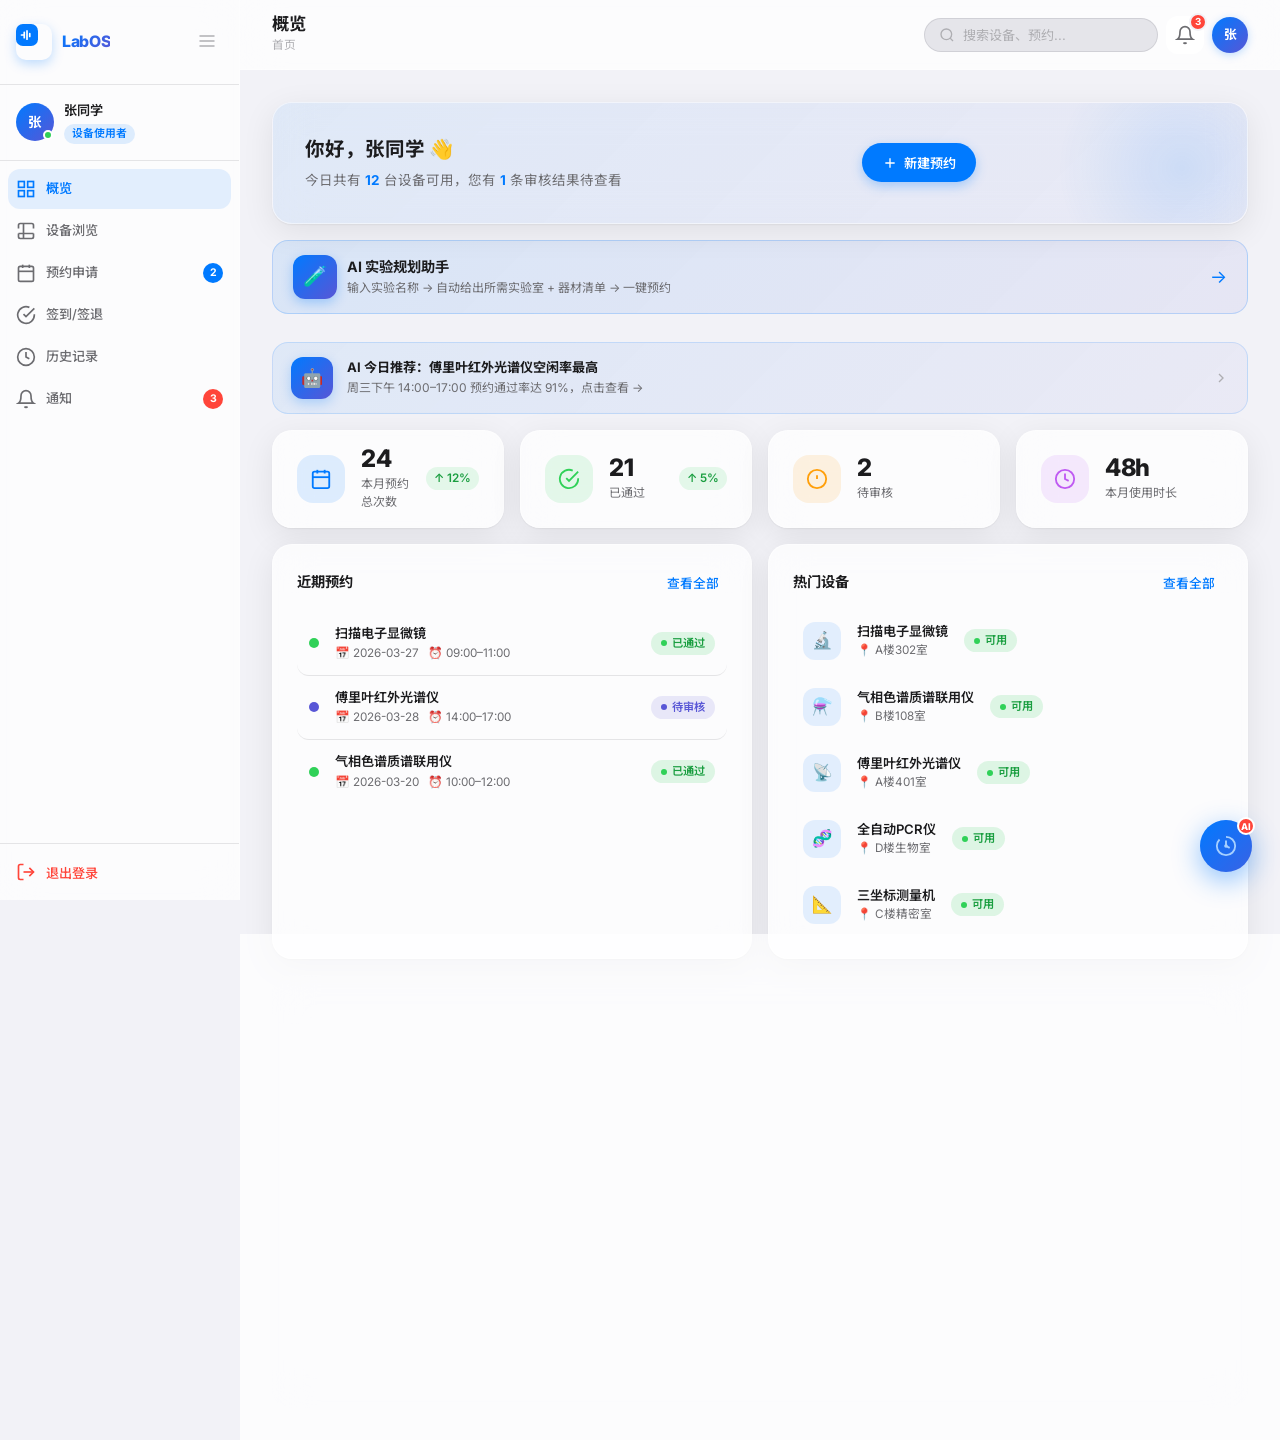
<file: user-dashboard.html>
<!DOCTYPE html>
<html lang="zh-CN">
<head>
  <meta charset="UTF-8" />
  <meta name="viewport" content="width=device-width, initial-scale=1.0" />
  <title>LabOS · 设备使用者</title>
  <meta name="description" content="设备使用者工作台 - 设备查询、预约与管理" />
  <link rel="preconnect" href="https://fonts.googleapis.com" />
  <link href="https://fonts.googleapis.com/css2?family=Inter:wght@300;400;500;600;700&family=Noto+Sans+SC:wght@300;400;500;600;700&display=swap" rel="stylesheet" />
  <link rel="stylesheet" href="css/main.css" />
  <link rel="stylesheet" href="css/dashboard.css" />
  <link rel="stylesheet" href="css/user.css" />
  <link rel="stylesheet" href="css/ai.css" />
</head>
<body class="app-body">

  <!-- Sidebar -->
  <aside class="sidebar" id="sidebar">
    <div class="sidebar-header">
      <div class="sidebar-logo">
        <div class="logo-icon-sm">
          <svg width="22" height="22" viewBox="0 0 32 32" fill="none">
            <rect width="32" height="32" rx="10" fill="url(#lgSm)"/>
            <path d="M8 16h4M12 12v8M16 10v12M20 14v4" stroke="white" stroke-width="2.5" stroke-linecap="round"/>
            <defs><linearGradient id="lgSm" x1="0" y1="0" x2="32" y2="32"><stop stop-color="#007AFF"/><stop offset="1" stop-color="#5856D6"/></linearGradient></defs>
          </svg>
        </div>
        <span class="sidebar-brand">LabOS</span>
      </div>
      <button class="sidebar-toggle" id="sidebarToggle">
        <svg width="20" height="20" viewBox="0 0 24 24" fill="none" stroke="currentColor" stroke-width="2"><path d="M3 12h18M3 6h18M3 18h18"/></svg>
      </button>
    </div>

    <div class="user-profile-mini">
      <div class="avatar-wrapper">
        <div class="avatar" id="userAvatar">张</div>
        <div class="avatar-status online"></div>
      </div>
      <div class="user-info">
        <p class="user-name" id="sidebarUserName">张同学</p>
        <p class="user-role-badge user">设备使用者</p>
      </div>
    </div>

    <nav class="sidebar-nav">
      <ul>
        <li class="nav-item active" data-page="overview">
          <svg class="nav-icon" viewBox="0 0 24 24" fill="none" stroke="currentColor" stroke-width="2"><rect x="3" y="3" width="7" height="7"/><rect x="14" y="3" width="7" height="7"/><rect x="3" y="14" width="7" height="7"/><rect x="14" y="14" width="7" height="7"/></svg>
          <span>概览</span>
        </li>
        <li class="nav-item" data-page="devices">
          <svg class="nav-icon" viewBox="0 0 24 24" fill="none" stroke="currentColor" stroke-width="2"><path d="M9 3H5a2 2 0 0 0-2 2v4m6-6h10a2 2 0 0 1 2 2v4M9 3v18m0 0h10a2 2 0 0 0 2-2v-4M9 21H5a2 2 0 0 1-2-2v-4m0 0h18"/></svg>
          <span>设备浏览</span>
        </li>
        <li class="nav-item" data-page="book">
          <svg class="nav-icon" viewBox="0 0 24 24" fill="none" stroke="currentColor" stroke-width="2"><rect x="3" y="4" width="18" height="18" rx="2"/><line x1="16" y1="2" x2="16" y2="6"/><line x1="8" y1="2" x2="8" y2="6"/><line x1="3" y1="10" x2="21" y2="10"/><path d="M8 14h.01M12 14h.01M16 14h.01M8 18h.01M12 18h.01M16 18h.01"/></svg>
          <span>预约申请</span>
          <span class="nav-badge" id="pendingBadge">2</span>
        </li>
        <li class="nav-item" data-page="checkin">
          <svg class="nav-icon" viewBox="0 0 24 24" fill="none" stroke="currentColor" stroke-width="2"><path d="M22 11.08V12a10 10 0 1 1-5.93-9.14"/><polyline points="22 4 12 14.01 9 11.01"/></svg>
          <span>签到/签退</span>
        </li>
        <li class="nav-item" data-page="history">
          <svg class="nav-icon" viewBox="0 0 24 24" fill="none" stroke="currentColor" stroke-width="2"><circle cx="12" cy="12" r="10"/><polyline points="12 6 12 12 16 14"/></svg>
          <span>历史记录</span>
        </li>
        <li class="nav-item" data-page="notifications">
          <svg class="nav-icon" viewBox="0 0 24 24" fill="none" stroke="currentColor" stroke-width="2"><path d="M18 8A6 6 0 0 0 6 8c0 7-3 9-3 9h18s-3-2-3-9"/><path d="M13.73 21a2 2 0 0 1-3.46 0"/></svg>
          <span>通知</span>
          <span class="nav-badge alert" id="notifBadge">3</span>
        </li>
      </ul>
    </nav>

    <div class="sidebar-footer">
      <button class="nav-item logout-btn" id="logoutBtn">
        <svg class="nav-icon" viewBox="0 0 24 24" fill="none" stroke="currentColor" stroke-width="2"><path d="M9 21H5a2 2 0 0 1-2-2V5a2 2 0 0 1 2-2h4"/><polyline points="16 17 21 12 16 7"/><line x1="21" y1="12" x2="9" y2="12"/></svg>
        <span>退出登录</span>
      </button>
    </div>
  </aside>

  <!-- Main Content -->
  <main class="main-content" id="mainContent">
    <!-- Top Bar -->
    <header class="topbar">
      <div class="topbar-left">
        <h2 class="page-title" id="pageTitle">概览</h2>
        <div class="breadcrumb" id="breadcrumb">
          <span>首页</span>
        </div>
      </div>
      <div class="topbar-right">
        <div class="search-bar">
          <svg width="16" height="16" viewBox="0 0 24 24" fill="none" stroke="currentColor" stroke-width="2"><circle cx="11" cy="11" r="8"/><line x1="21" y1="21" x2="16.65" y2="16.65"/></svg>
          <input type="text" placeholder="搜索设备、预约..." id="globalSearch" />
        </div>
        <button class="icon-btn" id="topNotifBtn">
          <svg width="20" height="20" viewBox="0 0 24 24" fill="none" stroke="currentColor" stroke-width="2"><path d="M18 8A6 6 0 0 0 6 8c0 7-3 9-3 9h18s-3-2-3-9"/><path d="M13.73 21a2 2 0 0 1-3.46 0"/></svg>
          <span class="icon-badge">3</span>
        </button>
        <div class="avatar-btn" id="topUserAvatar">张</div>
      </div>
    </header>

    <!-- Pages Container -->
    <div class="pages-container">

      <!-- Page: Overview -->
      <section class="page" id="page-overview">
        <div class="welcome-banner glass-card">
          <div class="welcome-text">
            <h3>你好，张同学 👋</h3>
            <p>今日共有 <strong>12</strong> 台设备可用，您有 <strong>1</strong> 条审核结果待查看</p>
          </div>
          <div class="welcome-actions">
            <button class="btn-primary" onclick="switchPage('book')">
              <svg width="16" height="16" viewBox="0 0 24 24" fill="none" stroke="currentColor" stroke-width="2"><path d="M12 5v14M5 12h14"/></svg>
              新建预约
            </button>
          </div>
          <div class="welcome-decoration"></div>
        </div>

        <!-- Stats Row -->
        <div class="stats-row">
          <div class="stat-card glass-card">
            <div class="stat-icon blue">
              <svg width="22" height="22" viewBox="0 0 24 24" fill="none" stroke="currentColor" stroke-width="2"><rect x="3" y="4" width="18" height="18" rx="2"/><line x1="16" y1="2" x2="16" y2="6"/><line x1="8" y1="2" x2="8" y2="6"/><line x1="3" y1="10" x2="21" y2="10"/></svg>
            </div>
            <div class="stat-info">
              <p class="stat-value" id="stat-total">24</p>
              <p class="stat-label">本月预约总次数</p>
            </div>
            <div class="stat-trend up">↑ 12%</div>
          </div>
          <div class="stat-card glass-card">
            <div class="stat-icon green">
              <svg width="22" height="22" viewBox="0 0 24 24" fill="none" stroke="currentColor" stroke-width="2"><path d="M22 11.08V12a10 10 0 1 1-5.93-9.14"/><polyline points="22 4 12 14.01 9 11.01"/></svg>
            </div>
            <div class="stat-info">
              <p class="stat-value" id="stat-approved">21</p>
              <p class="stat-label">已通过</p>
            </div>
            <div class="stat-trend up">↑ 5%</div>
          </div>
          <div class="stat-card glass-card">
            <div class="stat-icon orange">
              <svg width="22" height="22" viewBox="0 0 24 24" fill="none" stroke="currentColor" stroke-width="2"><circle cx="12" cy="12" r="10"/><line x1="12" y1="8" x2="12" y2="12"/><line x1="12" y1="16" x2="12.01" y2="16"/></svg>
            </div>
            <div class="stat-info">
              <p class="stat-value" id="stat-pending">2</p>
              <p class="stat-label">待审核</p>
            </div>
          </div>
          <div class="stat-card glass-card">
            <div class="stat-icon purple">
              <svg width="22" height="22" viewBox="0 0 24 24" fill="none" stroke="currentColor" stroke-width="2"><circle cx="12" cy="12" r="10"/><polyline points="12 6 12 12 16 14"/></svg>
            </div>
            <div class="stat-info">
              <p class="stat-value" id="stat-hours">48h</p>
              <p class="stat-label">本月使用时长</p>
            </div>
          </div>
        </div>

        <!-- Content Grid -->
        <div class="content-grid">
          <!-- Upcoming Reservations -->
          <div class="card glass-card">
            <div class="card-header">
              <h4>近期预约</h4>
              <button class="text-btn" onclick="switchPage('book')">查看全部</button>
            </div>
            <div class="reservation-list" id="upcomingList">
              <!-- Populated by JS -->
            </div>
          </div>

          <!-- Available Devices -->
          <div class="card glass-card">
            <div class="card-header">
              <h4>热门设备</h4>
              <button class="text-btn" onclick="switchPage('devices')">查看全部</button>
            </div>
            <div class="device-quick-list" id="popularDevices">
              <!-- Populated by JS -->
            </div>
          </div>
        </div>

        <!-- Notifications Preview -->
        <div class="card glass-card">
          <div class="card-header">
            <h4>最新通知</h4>
            <button class="text-btn" onclick="switchPage('notifications')">全部通知</button>
          </div>
          <div class="notif-list" id="notifPreview"></div>
        </div>
      </section>

      <!-- Page: Device Browse -->
      <section class="page hidden" id="page-devices">
        <div class="filter-bar glass-card">
          <div class="filter-group">
            <label>分类</label>
            <div class="segmented-control" id="catFilter">
              <button class="seg-btn active" data-val="all">全部</button>
              <button class="seg-btn" data-val="precision">精密仪器</button>
              <button class="seg-btn" data-val="chemical">化学分析</button>
              <button class="seg-btn" data-val="mechanical">机械加工</button>
              <button class="seg-btn" data-val="electrical">电子电气</button>
            </div>
          </div>
          <div class="filter-group">
            <label>状态</label>
            <select class="filter-select" id="statusFilter">
              <option value="all">全部状态</option>
              <option value="available">可用</option>
              <option value="busy">使用中</option>
              <option value="maintenance">维修中</option>
            </select>
          </div>
          <div class="filter-group">
            <label>危险等级</label>
            <select class="filter-select" id="levelFilter">
              <option value="all">全部</option>
              <option value="normal">普通</option>
              <option value="high">高危</option>
            </select>
          </div>
          <div class="view-toggle">
            <button class="view-btn active" data-view="grid" id="gridViewBtn">
              <svg width="16" height="16" viewBox="0 0 24 24" fill="none" stroke="currentColor" stroke-width="2"><rect x="3" y="3" width="7" height="7"/><rect x="14" y="3" width="7" height="7"/><rect x="3" y="14" width="7" height="7"/><rect x="14" y="14" width="7" height="7"/></svg>
            </button>
            <button class="view-btn" data-view="list" id="listViewBtn">
              <svg width="16" height="16" viewBox="0 0 24 24" fill="none" stroke="currentColor" stroke-width="2"><line x1="8" y1="6" x2="21" y2="6"/><line x1="8" y1="12" x2="21" y2="12"/><line x1="8" y1="18" x2="21" y2="18"/><line x1="3" y1="6" x2="3.01" y2="6"/><line x1="3" y1="12" x2="3.01" y2="12"/><line x1="3" y1="18" x2="3.01" y2="18"/></svg>
            </button>
          </div>
        </div>

        <div class="device-grid" id="deviceGrid">
          <!-- Populated by JS -->
        </div>
      </section>

      <!-- Page: Book -->
      <section class="page hidden" id="page-book">
        <div class="page-two-col">
          <!-- Left: Reservations List -->
          <div class="col-main">
            <div class="section-header">
              <h3>我的预约</h3>
              <button class="btn-primary btn-sm" id="newBookBtn">
                <svg width="14" height="14" viewBox="0 0 24 24" fill="none" stroke="currentColor" stroke-width="2"><path d="M12 5v14M5 12h14"/></svg>
                新建预约
              </button>
            </div>
            <div class="tab-strip" id="bookTabStrip">
              <button class="tab-btn active" data-status="all">全部</button>
              <button class="tab-btn" data-status="pending">待审核</button>
              <button class="tab-btn" data-status="approved">已通过</button>
              <button class="tab-btn" data-status="rejected">已拒绝</button>
              <button class="tab-btn" data-status="cancelled">已取消</button>
            </div>
            <div class="book-list" id="bookList"></div>
          </div>

          <!-- Right: Detail Panel -->
          <div class="col-side glass-card" id="bookDetailPanel">
            <div class="detail-placeholder" id="detailPlaceholder">
              <svg width="48" height="48" viewBox="0 0 24 24" fill="none" stroke="currentColor" stroke-width="1.5" opacity="0.3"><rect x="3" y="4" width="18" height="18" rx="2"/><line x1="3" y1="10" x2="21" y2="10"/><line x1="8" y1="2" x2="8" y2="6"/><line x1="16" y1="2" x2="16" y2="6"/></svg>
              <p>选择预约查看详情</p>
            </div>
            <div class="detail-content hidden" id="bookDetailContent"></div>
          </div>
        </div>
      </section>

      <!-- Page: Check-in -->
      <section class="page hidden" id="page-checkin">
        <div class="checkin-layout">
          <div class="checkin-card glass-card">
            <h3>今日预约签到</h3>
            <p class="checkin-sub">选择您今日的预约记录进行签到确认</p>
            <div class="todays-list" id="todaysList"></div>
          </div>
          <div class="checkin-panel glass-card" id="checkinPanel">
            <div class="qr-placeholder">
              <div class="qr-box" id="qrBox">
                <div class="qr-animation">
                  <div class="qr-corner tl"></div>
                  <div class="qr-corner tr"></div>
                  <div class="qr-corner bl"></div>
                  <div class="qr-corner br"></div>
                  <div class="qr-scan-line"></div>
                </div>
              </div>
              <p>扫描二维码签到</p>
              <button class="btn-primary" id="manualCheckinBtn">手动签到</button>
            </div>
          </div>
        </div>
      </section>

      <!-- Page: History -->
      <section class="page hidden" id="page-history">
        <div class="card glass-card">
          <div class="card-header">
            <h4>预约历史记录</h4>
            <div class="header-actions">
              <input type="month" class="filter-select" id="historyMonth" />
              <button class="btn-outline btn-sm" id="exportBtn">
                <svg width="14" height="14" viewBox="0 0 24 24" fill="none" stroke="currentColor" stroke-width="2"><path d="M21 15v4a2 2 0 0 1-2 2H5a2 2 0 0 1-2-2v-4"/><polyline points="7 10 12 15 17 10"/><line x1="12" y1="15" x2="12" y2="3"/></svg>
                导出记录
              </button>
            </div>
          </div>
          <table class="data-table" id="historyTable">
            <thead>
              <tr>
                <th>设备名称</th>
                <th>预约时间</th>
                <th>实际时长</th>
                <th>用途</th>
                <th>设备状态</th>
                <th>审核状态</th>
              </tr>
            </thead>
            <tbody id="historyBody"></tbody>
          </table>
          <div class="pagination" id="historyPagination"></div>
        </div>
      </section>

      <!-- Page: Notifications -->
      <section class="page hidden" id="page-notifications">
        <div class="notif-page-layout">
          <div class="notif-list-full glass-card" id="notifListFull"></div>
        </div>
      </section>

    </div>
  </main>

  <!-- Modals -->
  <!-- Book New Modal -->
  <div class="modal-overlay hidden" id="bookModal">
    <div class="modal glass-card">
      <div class="modal-header">
        <h3>新建预约申请</h3>
        <button class="modal-close" id="closeBookModal">
          <svg width="20" height="20" viewBox="0 0 24 24" fill="none" stroke="currentColor" stroke-width="2"><line x1="18" y1="6" x2="6" y2="18"/><line x1="6" y1="6" x2="18" y2="18"/></svg>
        </button>
      </div>
      <div class="modal-body">
        <form id="bookForm">
          <div class="form-row">
            <div class="form-group">
              <label class="form-label">选择设备 *</label>
              <select class="form-input" id="bookDevice" required>
                <option value="">请选择设备...</option>
              </select>
            </div>
            <div class="form-group">
              <label class="form-label">使用日期 *</label>
              <input type="date" class="form-input" id="bookDate" required />
            </div>
          </div>
          <div class="form-row">
            <div class="form-group">
              <label class="form-label">开始时间 *</label>
              <input type="time" class="form-input" id="bookStart" required />
            </div>
            <div class="form-group">
              <label class="form-label">预计时长 *</label>
              <select class="form-input" id="bookDuration" required>
                <option value="">选择时长</option>
                <option value="1">1 小时</option>
                <option value="2">2 小时</option>
                <option value="3">3 小时</option>
                <option value="4">4 小时</option>
              </select>
            </div>
          </div>
          <div class="form-group">
            <label class="form-label">使用用途 *</label>
            <select class="form-input" id="bookPurpose" required>
              <option value="">请选择用途...</option>
              <option value="course">课程实验</option>
              <option value="research">科研项目</option>
              <option value="graduation">毕业设计</option>
              <option value="competition">学科竞赛</option>
              <option value="other">其他</option>
            </select>
          </div>
          <div class="form-group">
            <label class="form-label">详细说明</label>
            <textarea class="form-input form-textarea" id="bookDesc" placeholder="请简要描述使用目的及计划..." rows="3"></textarea>
          </div>
          <div class="form-group" id="certGroup">
            <label class="form-label">操作资质证明</label>
            <div class="upload-area" id="certUpload">
              <svg width="32" height="32" viewBox="0 0 24 24" fill="none" stroke="currentColor" stroke-width="1.5"><path d="M21 15v4a2 2 0 0 1-2 2H5a2 2 0 0 1-2-2v-4"/><polyline points="17 8 12 3 7 8"/><line x1="12" y1="3" x2="12" y2="15"/></svg>
              <p>点击或拖拽上传证明文件</p>
              <span>支持 PDF、JPG、PNG，最大 10MB</span>
            </div>
          </div>
        </form>
      </div>
      <div class="modal-footer">
        <button class="btn-outline" id="cancelBookBtn">取消</button>
        <button class="btn-primary" id="submitBookBtn">提交申请</button>
      </div>
    </div>
  </div>

  <!-- Device Detail Modal -->
  <div class="modal-overlay hidden" id="deviceModal">
    <div class="modal modal-lg glass-card">
      <button class="modal-close" id="closeDeviceModal">
        <svg width="20" height="20" viewBox="0 0 24 24" fill="none" stroke="currentColor" stroke-width="2"><line x1="18" y1="6" x2="6" y2="18"/><line x1="6" y1="6" x2="18" y2="18"/></svg>
      </button>
      <div id="deviceDetailContent"></div>
    </div>
  </div>

  <!-- Toast -->
  <div class="toast-container" id="toastContainer"></div>

  <script src="js/data.js"></script>
  <script src="js/dashboard.js"></script>
  <script src="js/user.js"></script>
  <script src="js/ai.js"></script>
  <script src="js/ai-planner.js"></script>
</body>
</html>
</file>
<file: css/main.css>
/* ======================================
   LabOS Design System - Core Variables
   Apple-inspired UI Design System
   ====================================== */

:root {
  /* Brand Colors */
  --accent-blue: #007AFF;
  --accent-green: #30D158;
  --accent-orange: #FF9F0A;
  --accent-red: #FF453A;
  --accent-purple: #BF5AF2;
  --accent-indigo: #5856D6;
  --accent-teal: #5AC8FA;

  /* Semantic Colors - Light */
  --bg-primary: #F2F2F7;
  --bg-secondary: #FFFFFF;
  --bg-elevated: #FFFFFF;
  --bg-tertiary: #E5E5EA;

  /* Text */
  --text-primary: #1C1C1E;
  --text-secondary: #6C6C70;
  --text-tertiary: #AEAEB2;
  --text-inverse: #FFFFFF;

  /* Glass */
  --glass-bg: rgba(255, 255, 255, 0.72);
  --glass-border: rgba(255, 255, 255, 0.5);
  --glass-shadow: 0 8px 32px rgba(0, 0, 0, 0.08), 0 1px 2px rgba(0, 0, 0, 0.06);
  --glass-blur: blur(20px);

  /* Borders */
  --border-color: rgba(60, 60, 67, 0.12);
  --border-color-strong: rgba(60, 60, 67, 0.23);

  /* Sidebar */
  --sidebar-w: 240px;
  --sidebar-collapsed-w: 72px;

  /* Spacing */
  --space-xs: 4px;
  --space-sm: 8px;
  --space-md: 16px;
  --space-lg: 24px;
  --space-xl: 32px;
  --space-2xl: 48px;

  /* Radius */
  --radius-sm: 8px;
  --radius-md: 12px;
  --radius-lg: 16px;
  --radius-xl: 20px;
  --radius-full: 999px;

  /* Shadows */
  --shadow-sm: 0 1px 3px rgba(0,0,0,0.08), 0 1px 2px rgba(0,0,0,0.06);
  --shadow-md: 0 4px 16px rgba(0,0,0,0.1), 0 2px 4px rgba(0,0,0,0.06);
  --shadow-lg: 0 20px 60px rgba(0,0,0,0.15), 0 4px 12px rgba(0,0,0,0.08);

  /* Typography */
  --font-main: 'Inter', 'Noto Sans SC', -apple-system, BlinkMacSystemFont, sans-serif;

  /* Transitions */
  --ease: cubic-bezier(0.4, 0, 0.2, 1);
  --ease-spring: cubic-bezier(0.34, 1.56, 0.64, 1);
  --t-fast: 150ms;
  --t-normal: 250ms;
  --t-slow: 400ms;
}

/* Dark Mode Support */
@media (prefers-color-scheme: dark) {
  :root {
    --bg-primary: #1C1C1E;
    --bg-secondary: #2C2C2E;
    --bg-elevated: #3A3A3C;
    --bg-tertiary: #48484A;
    --text-primary: #FFFFFF;
    --text-secondary: #AEAEB2;
    --text-tertiary: #6C6C70;
    --glass-bg: rgba(44, 44, 46, 0.80);
    --glass-border: rgba(255, 255, 255, 0.12);
    --glass-shadow: 0 8px 32px rgba(0,0,0,0.3), 0 1px 2px rgba(0,0,0,0.2);
    --border-color: rgba(255, 255, 255, 0.1);
    --border-color-strong: rgba(255, 255, 255, 0.2);
  }
}

/* ==============================
   Reset & Base
   ============================== */
*, *::before, *::after {
  box-sizing: border-box;
  margin: 0;
  padding: 0;
}

html {
  font-size: 15px;
  -webkit-font-smoothing: antialiased;
  -moz-osx-font-smoothing: grayscale;
}

body {
  font-family: var(--font-main);
  color: var(--text-primary);
  line-height: 1.5;
}

a { text-decoration: none; color: var(--accent-blue); }
button { font-family: var(--font-main); cursor: pointer; border: none; background: none; }
input, select, textarea { font-family: var(--font-main); }
img { display: block; max-width: 100%; }

/* ==============================
   Glass Card Component
   ============================== */
.glass-card {
  background: var(--glass-bg);
  backdrop-filter: var(--glass-blur);
  -webkit-backdrop-filter: var(--glass-blur);
  border: 1px solid var(--glass-border);
  box-shadow: var(--glass-shadow);
  border-radius: var(--radius-xl);
}

/* ==============================
   Buttons
   ============================== */
.btn-primary {
  display: inline-flex;
  align-items: center;
  gap: 6px;
  padding: 10px 20px;
  background: var(--accent-blue);
  color: var(--text-inverse);
  border-radius: var(--radius-full);
  font-size: 0.875rem;
  font-weight: 600;
  transition: all var(--t-normal) var(--ease);
  box-shadow: 0 4px 12px rgba(0, 122, 255, 0.3);
}
.btn-primary:hover {
  transform: translateY(-1px);
  box-shadow: 0 6px 20px rgba(0, 122, 255, 0.4);
  background: #0071E3;
}
.btn-primary:active { transform: translateY(0); }
.btn-primary.btn-sm { padding: 7px 14px; font-size: 0.8rem; }

.btn-outline {
  display: inline-flex;
  align-items: center;
  gap: 6px;
  padding: 10px 20px;
  background: transparent;
  color: var(--accent-blue);
  border: 1.5px solid var(--accent-blue);
  border-radius: var(--radius-full);
  font-size: 0.875rem;
  font-weight: 600;
  transition: all var(--t-normal) var(--ease);
}
.btn-outline:hover {
  background: rgba(0, 122, 255, 0.08);
  transform: translateY(-1px);
}
.btn-outline.btn-sm { padding: 7px 14px; font-size: 0.8rem; }

.btn-danger {
  background: var(--accent-red);
  color: white;
  box-shadow: 0 4px 12px rgba(255, 69, 58, 0.3);
}
.btn-danger:hover { background: #E03124; box-shadow: 0 6px 20px rgba(255, 69, 58, 0.4); }

.text-btn {
  color: var(--accent-blue);
  font-size: 0.85rem;
  font-weight: 500;
  padding: 4px 8px;
  border-radius: var(--radius-sm);
  transition: background var(--t-fast) var(--ease);
}
.text-btn:hover { background: rgba(0, 122, 255, 0.08); }

.icon-btn {
  width: 38px;
  height: 38px;
  display: flex;
  align-items: center;
  justify-content: center;
  border-radius: var(--radius-md);
  background: var(--glass-bg);
  backdrop-filter: blur(10px);
  border: 1px solid var(--glass-border);
  color: var(--text-secondary);
  position: relative;
  transition: all var(--t-normal) var(--ease);
}
.icon-btn:hover { background: var(--bg-tertiary); color: var(--text-primary); }
.icon-badge {
  position: absolute;
  top: -4px;
  right: -4px;
  background: var(--accent-red);
  color: white;
  font-size: 0.65rem;
  font-weight: 700;
  width: 18px;
  height: 18px;
  border-radius: var(--radius-full);
  display: flex;
  align-items: center;
  justify-content: center;
  border: 2px solid var(--bg-primary);
}

/* ==============================
   Form Elements
   ============================== */
.form-group {
  display: flex;
  flex-direction: column;
  gap: 6px;
  flex: 1;
}
.form-row {
  display: flex;
  gap: 16px;
}
.form-label {
  font-size: 0.8rem;
  font-weight: 600;
  color: var(--text-secondary);
  text-transform: uppercase;
  letter-spacing: 0.05em;
}
.form-input {
  padding: 11px 14px;
  border: 1.5px solid var(--border-color);
  border-radius: var(--radius-md);
  font-size: 0.9rem;
  color: var(--text-primary);
  background: var(--bg-secondary);
  transition: all var(--t-normal) var(--ease);
  outline: none;
  width: 100%;
  appearance: none;
}
.form-input:focus {
  border-color: var(--accent-blue);
  box-shadow: 0 0 0 3px rgba(0, 122, 255, 0.12);
}
.form-textarea {
  resize: vertical;
  min-height: 80px;
}
.upload-area {
  border: 2px dashed var(--border-color-strong);
  border-radius: var(--radius-lg);
  padding: 32px;
  text-align: center;
  cursor: pointer;
  transition: all var(--t-normal) var(--ease);
  color: var(--text-secondary);
}
.upload-area:hover {
  border-color: var(--accent-blue);
  background: rgba(0, 122, 255, 0.04);
  color: var(--accent-blue);
}
.upload-area p { margin: 8px 0 4px; font-weight: 500; }
.upload-area span { font-size: 0.8rem; }

/* ==============================
   Data Table
   ============================== */
.data-table {
  width: 100%;
  border-collapse: collapse;
  font-size: 0.875rem;
}
.data-table th {
  padding: 12px 16px;
  text-align: left;
  font-size: 0.75rem;
  font-weight: 600;
  text-transform: uppercase;
  letter-spacing: 0.06em;
  color: var(--text-secondary);
  border-bottom: 1px solid var(--border-color);
  white-space: nowrap;
}
.data-table td {
  padding: 14px 16px;
  border-bottom: 1px solid var(--border-color);
  color: var(--text-primary);
  vertical-align: middle;
}
.data-table tbody tr:last-child td { border-bottom: none; }
.data-table tbody tr {
  transition: background var(--t-fast) var(--ease);
}
.data-table tbody tr:hover { background: rgba(0, 122, 255, 0.04); }

/* ==============================
   Status & Badge Components
   ============================== */
.status-tag {
  display: inline-flex;
  align-items: center;
  gap: 5px;
  padding: 3px 10px;
  border-radius: var(--radius-full);
  font-size: 0.75rem;
  font-weight: 600;
}
.status-tag::before {
  content: '';
  width: 6px;
  height: 6px;
  border-radius: 50%;
  flex-shrink: 0;
}
.status-tag.available { background: rgba(48, 209, 88, 0.15); color: #1A9E40; }
.status-tag.available::before { background: #30D158; }
.status-tag.busy { background: rgba(255, 159, 10, 0.15); color: #CC7A00; }
.status-tag.busy::before { background: #FF9F0A; }
.status-tag.maintenance { background: rgba(255, 69, 58, 0.12); color: #CC2F23; }
.status-tag.maintenance::before { background: #FF453A; }
.status-tag.pending { background: rgba(88, 86, 214, 0.12); color: #5856D6; }
.status-tag.pending::before { background: #5856D6; }
.status-tag.approved { background: rgba(48, 209, 88, 0.15); color: #1A9E40; }
.status-tag.approved::before { background: #30D158; }
.status-tag.rejected { background: rgba(255, 69, 58, 0.12); color: #CC2F23; }
.status-tag.rejected::before { background: #FF453A; }
.status-tag.cancelled { background: rgba(108, 108, 112, 0.15); color: var(--text-secondary); }
.status-tag.cancelled::before { background: var(--text-tertiary); }
.status-tag.normal { background: rgba(48, 209, 88, 0.15); color: #1A9E40; }
.status-tag.normal::before { background: #30D158; }

.badge-pill {
  display: inline-flex;
  align-items: center;
  justify-content: center;
  min-width: 20px;
  height: 20px;
  padding: 0 6px;
  border-radius: var(--radius-full);
  font-size: 0.72rem;
  font-weight: 700;
}
.badge-pill.blue { background: rgba(0,122,255,0.15); color: var(--accent-blue); }
.badge-pill.green { background: rgba(48,209,88,0.15); color: #1A9E40; }
.badge-pill.orange { background: rgba(255,159,10,0.15); color: #CC7A00; }
.badge-pill.red { background: rgba(255,69,58,0.15); color: #CC2F23; }

.badge-green { color: #1A9E40; font-size: 0.8rem; font-weight: 600; }
.badge-orange { color: #CC7A00; font-size: 0.8rem; font-weight: 600; }
.badge-red { color: #CC2F23; font-size: 0.8rem; font-weight: 600; }

/* ==============================
   Segmented Control
   ============================== */
.segmented-control {
  display: flex;
  gap: 2px;
  background: var(--bg-tertiary);
  padding: 3px;
  border-radius: var(--radius-lg);
}
.seg-btn {
  padding: 7px 14px;
  border-radius: var(--radius-md);
  font-size: 0.82rem;
  font-weight: 500;
  color: var(--text-secondary);
  transition: all var(--t-normal) var(--ease);
}
.seg-btn.active {
  background: var(--bg-secondary);
  color: var(--text-primary);
  font-weight: 600;
  box-shadow: var(--shadow-sm);
}

/* ==============================
   Tab Strip
   ============================== */
.tab-strip {
  display: flex;
  gap: 4px;
  padding: 4px;
  background: var(--bg-tertiary);
  border-radius: var(--radius-lg);
  margin-bottom: var(--space-md);
  overflow-x: auto;
}
.tab-btn {
  display: flex;
  align-items: center;
  gap: 6px;
  padding: 8px 16px;
  border-radius: var(--radius-md);
  font-size: 0.85rem;
  font-weight: 500;
  color: var(--text-secondary);
  white-space: nowrap;
  transition: all var(--t-normal) var(--ease);
}
.tab-btn.active {
  background: var(--bg-secondary);
  color: var(--text-primary);
  font-weight: 600;
  box-shadow: var(--shadow-sm);
}

/* ==============================
   Modal
   ============================== */
.modal-overlay {
  position: fixed;
  inset: 0;
  background: rgba(0, 0, 0, 0.4);
  backdrop-filter: blur(6px);
  z-index: 1000;
  display: flex;
  align-items: center;
  justify-content: center;
  padding: var(--space-lg);
  animation: fadeIn var(--t-normal) var(--ease);
}
.modal-overlay.hidden { display: none; }
.modal {
  width: 100%;
  max-width: 560px;
  max-height: 90vh;
  overflow-y: auto;
  animation: slideUp var(--t-normal) var(--ease-spring);
}
.modal-lg { max-width: 760px; }
.modal-header {
  display: flex;
  align-items: center;
  justify-content: space-between;
  padding: var(--space-lg);
  border-bottom: 1px solid var(--border-color);
}
.modal-header h3 { font-size: 1.05rem; font-weight: 700; }
.modal-close {
  width: 32px;
  height: 32px;
  border-radius: var(--radius-sm);
  display: flex;
  align-items: center;
  justify-content: center;
  color: var(--text-tertiary);
  transition: all var(--t-fast) var(--ease);
}
.modal-close:hover { background: var(--bg-tertiary); color: var(--text-primary); }
.modal-body {
  padding: var(--space-lg);
  display: flex;
  flex-direction: column;
  gap: var(--space-md);
}
.modal-footer {
  display: flex;
  justify-content: flex-end;
  gap: var(--space-sm);
  padding: var(--space-md) var(--space-lg);
  border-top: 1px solid var(--border-color);
}

/* ==============================
   Toast Notifications
   ============================== */
.toast-container {
  position: fixed;
  bottom: 24px;
  right: 24px;
  z-index: 9999;
  display: flex;
  flex-direction: column;
  gap: 10px;
  align-items: flex-end;
}
.toast {
  display: flex;
  align-items: center;
  gap: 12px;
  padding: 14px 20px;
  border-radius: var(--radius-lg);
  color: var(--text-inverse);
  font-size: 0.875rem;
  font-weight: 500;
  box-shadow: var(--shadow-lg);
  animation: toastIn var(--t-normal) var(--ease-spring);
  max-width: 340px;
  backdrop-filter: blur(20px);
}
.toast.success { background: rgba(48, 209, 88, 0.95); }
.toast.error { background: rgba(255, 69, 58, 0.95); }
.toast.info { background: rgba(0, 122, 255, 0.95); }
.toast.warning { background: rgba(255, 159, 10, 0.95); }
.toast.hide { animation: toastOut var(--t-normal) var(--ease) forwards; }

/* ==============================
   Pagination
   ============================== */
.pagination {
  display: flex;
  align-items: center;
  justify-content: center;
  gap: 6px;
  padding: var(--space-md);
}
.page-btn {
  width: 36px;
  height: 36px;
  border-radius: var(--radius-md);
  display: flex;
  align-items: center;
  justify-content: center;
  font-size: 0.875rem;
  font-weight: 500;
  color: var(--text-secondary);
  transition: all var(--t-fast) var(--ease);
}
.page-btn:hover { background: var(--bg-tertiary); }
.page-btn.active { background: var(--accent-blue); color: white; box-shadow: 0 4px 12px rgba(0,122,255,0.3); }

/* ==============================
   Filter Select
   ============================== */
.filter-select {
  padding: 8px 14px;
  border: 1.5px solid var(--border-color);
  border-radius: var(--radius-md);
  font-size: 0.85rem;
  font-weight: 500;
  color: var(--text-primary);
  background: var(--bg-secondary);
  outline: none;
  cursor: pointer;
  transition: border-color var(--t-fast) var(--ease);
}
.filter-select:focus { border-color: var(--accent-blue); }

/* ==============================
   Animations
   ============================== */
@keyframes fadeIn {
  from { opacity: 0; }
  to { opacity: 1; }
}
@keyframes slideUp {
  from { opacity: 0; transform: translateY(20px) scale(0.97); }
  to { opacity: 1; transform: translateY(0) scale(1); }
}
@keyframes toastIn {
  from { opacity: 0; transform: translateX(40px); }
  to { opacity: 1; transform: translateX(0); }
}
@keyframes toastOut {
  from { opacity: 1; transform: translateX(0); }
  to { opacity: 0; transform: translateX(40px); }
}
@keyframes pulse {
  0%, 100% { opacity: 1; }
  50% { opacity: 0.5; }
}
@keyframes spin {
  to { transform: rotate(360deg); }
}

/* ==============================
   Utility Classes
   ============================== */
.hidden { display: none !important; }
.flex { display: flex; }
.items-center { align-items: center; }
.gap-sm { gap: var(--space-sm); }
.text-secondary { color: var(--text-secondary); }
.text-sm { font-size: 0.85rem; }
.fw-600 { font-weight: 600; }
</file>
<file: css/login.css>
/* ==============================
   Login Page Styles
   ============================== */
.login-body {
  min-height: 100vh;
  display: flex;
  align-items: center;
  justify-content: center;
  background: var(--bg-primary);
  overflow: hidden;
  position: relative;
}

/* Animated Background */
.bg-canvas {
  position: fixed;
  inset: 0;
  z-index: 0;
  background: linear-gradient(135deg, #e6f0ff 0%, #f0e6ff 40%, #e6fff3 100%);
}

.blob {
  position: absolute;
  border-radius: 50%;
  filter: blur(80px);
  animation: blobFloat 12s ease-in-out infinite;
  opacity: 0.6;
}
.blob-1 {
  width: 600px; height: 600px;
  background: radial-gradient(circle, rgba(0,122,255,0.35) 0%, transparent 70%);
  top: -150px; left: -150px;
  animation-delay: 0s;
}
.blob-2 {
  width: 500px; height: 500px;
  background: radial-gradient(circle, rgba(88,86,214,0.3) 0%, transparent 70%);
  bottom: -100px; right: -100px;
  animation-delay: 4s;
}
.blob-3 {
  width: 400px; height: 400px;
  background: radial-gradient(circle, rgba(48,209,88,0.25) 0%, transparent 70%);
  top: 50%; left: 50%;
  transform: translate(-50%, -50%);
  animation-delay: 8s;
}
.grid-overlay {
  position: absolute;
  inset: 0;
  background-image: 
    linear-gradient(rgba(0,122,255,0.03) 1px, transparent 1px),
    linear-gradient(90deg, rgba(0,122,255,0.03) 1px, transparent 1px);
  background-size: 40px 40px;
}

@keyframes blobFloat {
  0%, 100% { transform: translate(0, 0) scale(1); }
  33% { transform: translate(20px, -30px) scale(1.05); }
  66% { transform: translate(-15px, 20px) scale(0.97); }
}

/* Login Container */
.login-container {
  position: relative;
  z-index: 1;
  width: 100%;
  max-width: 440px;
  padding: var(--space-lg);
  display: flex;
  flex-direction: column;
  align-items: center;
  gap: var(--space-md);
}

.login-card {
  width: 100%;
  padding: var(--space-xl) var(--space-xl) var(--space-lg);
  animation: slideUp 0.6s var(--ease-spring);
}

/* Logo */
.login-logo {
  display: flex;
  align-items: center;
  gap: var(--space-md);
  margin-bottom: var(--space-xl);
}
.logo-icon {
  width: 52px; height: 52px;
  border-radius: 14px;
  box-shadow: 0 8px 24px rgba(0,122,255,0.3);
  flex-shrink: 0;
}
.logo-text h1 {
  font-size: 1.5rem;
  font-weight: 800;
  background: linear-gradient(135deg, #007AFF, #5856D6);
  -webkit-background-clip: text;
  -webkit-text-fill-color: transparent;
  background-clip: text;
  letter-spacing: -0.02em;
}
.logo-text p {
  font-size: 0.8rem;
  color: var(--text-secondary);
  margin-top: 2px;
}

/* Role Selector */
.role-selector {
  display: flex;
  gap: 2px;
  background: var(--bg-tertiary);
  padding: 3px;
  border-radius: var(--radius-lg);
  margin-bottom: var(--space-lg);
  position: relative;
}
.role-tab {
  flex: 1;
  padding: 8px 12px;
  border-radius: var(--radius-md);
  font-size: 0.82rem;
  font-weight: 500;
  color: var(--text-secondary);
  transition: all var(--t-normal) var(--ease);
  position: relative;
  z-index: 1;
  white-space: nowrap;
}
.role-tab.active {
  background: var(--bg-secondary);
  color: var(--text-primary);
  font-weight: 600;
  box-shadow: var(--shadow-sm);
}

/* Login Form */
.login-form {
  display: flex;
  flex-direction: column;
  gap: var(--space-md);
}

.input-wrapper {
  position: relative;
  display: flex;
  align-items: center;
}
.input-icon {
  position: absolute;
  left: 12px;
  color: var(--text-tertiary);
  pointer-events: none;
  flex-shrink: 0;
}
.input-wrapper .form-input {
  padding-left: 44px;
  padding-right: 44px;
}
.pwd-toggle {
  position: absolute;
  right: 12px;
  color: var(--text-tertiary);
  padding: 2px;
  border-radius: var(--radius-sm);
  transition: color var(--t-fast);
}
.pwd-toggle:hover { color: var(--text-primary); }

.form-options {
  display: flex;
  align-items: center;
  justify-content: space-between;
}
.checkbox-label {
  display: flex;
  align-items: center;
  gap: 8px;
  cursor: pointer;
  font-size: 0.875rem;
  color: var(--text-secondary);
}
.checkbox-label input { display: none; }
.checkbox-custom {
  width: 18px; height: 18px;
  border: 2px solid var(--border-color-strong);
  border-radius: 5px;
  position: relative;
  transition: all var(--t-fast) var(--ease);
  flex-shrink: 0;
}
.checkbox-label input:checked + .checkbox-custom {
  background: var(--accent-blue);
  border-color: var(--accent-blue);
}
.checkbox-label input:checked + .checkbox-custom::after {
  content: '';
  position: absolute;
  left: 4px; top: 1px;
  width: 6px; height: 10px;
  border: 2px solid white;
  border-top: none; border-left: none;
  transform: rotate(45deg);
}
.forgot-link {
  font-size: 0.875rem;
  color: var(--accent-blue);
  font-weight: 500;
}

/* Login Button */
.btn-login {
  width: 100%;
  padding: 14px;
  background: linear-gradient(135deg, #007AFF, #5856D6);
  color: white;
  border-radius: var(--radius-lg);
  font-size: 0.95rem;
  font-weight: 700;
  display: flex;
  align-items: center;
  justify-content: center;
  gap: 8px;
  transition: all var(--t-normal) var(--ease);
  box-shadow: 0 6px 24px rgba(0,122,255,0.35);
  cursor: pointer;
  position: relative;
  overflow: hidden;
}
.btn-login::before {
  content: '';
  position: absolute;
  inset: 0;
  background: linear-gradient(135deg, rgba(255,255,255,0.15), transparent);
  opacity: 0;
  transition: opacity var(--t-normal);
}
.btn-login:hover {
  transform: translateY(-2px);
  box-shadow: 0 10px 32px rgba(0,122,255,0.45);
}
.btn-login:hover::before { opacity: 1; }
.btn-login:active { transform: translateY(0); box-shadow: 0 4px 16px rgba(0,122,255,0.3); }

.spinner {
  width: 20px; height: 20px;
  border: 2px solid rgba(255,255,255,0.3);
  border-top-color: white;
  border-radius: 50%;
  animation: spin 0.7s linear infinite;
}

/* SSO */
.sso-divider {
  display: flex;
  align-items: center;
  gap: 12px;
  color: var(--text-tertiary);
  font-size: 0.82rem;
}
.sso-divider::before, .sso-divider::after {
  content: '';
  flex: 1;
  height: 1px;
  background: var(--border-color);
}
.btn-sso {
  width: 100%;
  padding: 12px;
  background: var(--bg-secondary);
  border: 1.5px solid var(--border-color);
  border-radius: var(--radius-lg);
  font-size: 0.9rem;
  font-weight: 600;
  color: var(--text-primary);
  display: flex;
  align-items: center;
  justify-content: center;
  gap: 10px;
  transition: all var(--t-normal) var(--ease);
}
.btn-sso:hover {
  border-color: var(--accent-blue);
  background: rgba(0,122,255,0.04);
  transform: translateY(-1px);
}

/* Demo Section */
.demo-section {
  margin-top: var(--space-md);
  padding-top: var(--space-md);
  border-top: 1px dashed var(--border-color);
}
.demo-title { font-size: 0.8rem; color: var(--text-tertiary); margin-bottom: 8px; text-align: center; }
.demo-btns {
  display: flex;
  gap: 8px;
}
.demo-btn {
  flex: 1;
  padding: 8px;
  border: 1px solid var(--border-color);
  border-radius: var(--radius-md);
  font-size: 0.8rem;
  color: var(--text-secondary);
  background: var(--bg-secondary);
  font-weight: 500;
  transition: all var(--t-fast) var(--ease);
}
.demo-btn:hover {
  border-color: var(--accent-blue);
  color: var(--accent-blue);
  background: rgba(0,122,255,0.06);
}

/* Footer */
.login-footer {
  font-size: 0.78rem;
  color: var(--text-tertiary);
  text-align: center;
}
</file>
<file: css/dashboard.css>
/* ==============================
   Dashboard Layout - Shared
   ============================== */
.app-body {
  background: var(--bg-primary);
  min-height: 100vh;
  display: flex;
}

/* ==============================
   Sidebar
   ============================== */
.sidebar {
  width: var(--sidebar-w);
  height: 100vh;
  position: fixed;
  left: 0;
  top: 0;
  bottom: 0;
  background: var(--glass-bg);
  backdrop-filter: var(--glass-blur);
  -webkit-backdrop-filter: var(--glass-blur);
  border-right: 1px solid var(--glass-border);
  display: flex;
  flex-direction: column;
  z-index: 100;
  transition: width var(--t-normal) var(--ease);
}

.sidebar-header {
  display: flex;
  align-items: center;
  justify-content: space-between;
  padding: var(--space-lg) var(--space-md);
  border-bottom: 1px solid var(--border-color);
  min-height: 70px;
}
.sidebar-logo {
  display: flex;
  align-items: center;
  gap: 10px;
}
.logo-icon-sm {
  width: 36px; height: 36px;
  border-radius: 10px;
  flex-shrink: 0;
  box-shadow: 0 4px 12px rgba(0,122,255,0.25);
}
.sidebar-brand {
  font-size: 1.05rem;
  font-weight: 800;
  background: linear-gradient(135deg, #007AFF, #5856D6);
  -webkit-background-clip: text;
  -webkit-text-fill-color: transparent;
  background-clip: text;
  letter-spacing: -0.02em;
}
.sidebar-toggle {
  color: var(--text-tertiary);
  padding: 6px;
  border-radius: var(--radius-sm);
  transition: all var(--t-fast);
}
.sidebar-toggle:hover { background: var(--bg-tertiary); color: var(--text-primary); }

/* User Profile Mini */
.user-profile-mini {
  display: flex;
  align-items: center;
  gap: 10px;
  padding: var(--space-md);
  border-bottom: 1px solid var(--border-color);
}
.avatar-wrapper {
  position: relative;
  flex-shrink: 0;
}
.avatar {
  width: 38px; height: 38px;
  border-radius: var(--radius-full);
  background: linear-gradient(135deg, #007AFF, #5856D6);
  color: white;
  font-weight: 700;
  font-size: 0.9rem;
  display: flex;
  align-items: center;
  justify-content: center;
}
.admin-avatar {
  background: linear-gradient(135deg, #30D158, #007AFF);
}
.sys-avatar {
  background: linear-gradient(135deg, #FF9F0A, #FF375F);
}
.avatar-status {
  position: absolute;
  bottom: 1px; right: 1px;
  width: 10px; height: 10px;
  border-radius: 50%;
  border: 2px solid var(--bg-secondary);
}
.avatar-status.online { background: var(--accent-green); }
.avatar-status.away { background: var(--accent-orange); }
.user-info { overflow: hidden; }
.user-name {
  font-size: 0.875rem;
  font-weight: 600;
  color: var(--text-primary);
  white-space: nowrap;
  overflow: hidden;
  text-overflow: ellipsis;
}
.user-role-badge {
  display: inline-block;
  font-size: 0.72rem;
  font-weight: 600;
  padding: 2px 8px;
  border-radius: var(--radius-full);
  margin-top: 2px;
}
.user-role-badge.user { background: rgba(0,122,255,0.12); color: var(--accent-blue); }
.user-role-badge.admin { background: rgba(48,209,88,0.12); color: #1A9E40; }
.user-role-badge.sysadmin { background: rgba(255,159,10,0.12); color: #CC7A00; }

/* Sidebar Nav */
.sidebar-nav {
  flex: 1;
  overflow-y: auto;
  padding: var(--space-sm) var(--space-sm);
}
.sidebar-nav::-webkit-scrollbar { width: 0; }
.nav-section-label {
  font-size: 0.7rem;
  font-weight: 700;
  text-transform: uppercase;
  letter-spacing: 0.08em;
  color: var(--text-tertiary);
  padding: 12px var(--space-sm) 4px;
}
.sidebar-nav ul {
  list-style: none;
  display: flex;
  flex-direction: column;
  gap: 2px;
}
.nav-item {
  display: flex;
  align-items: center;
  gap: 10px;
  padding: 10px var(--space-sm);
  border-radius: var(--radius-md);
  cursor: pointer;
  transition: all var(--t-fast) var(--ease);
  color: var(--text-secondary);
  font-size: 0.875rem;
  font-weight: 500;
  position: relative;
}
.nav-item:hover {
  background: rgba(0,122,255,0.07);
  color: var(--text-primary);
}
.nav-item.active {
  background: rgba(0,122,255,0.1);
  color: var(--accent-blue);
  font-weight: 600;
}
.nav-icon {
  width: 20px; height: 20px;
  flex-shrink: 0;
}
.nav-badge {
  margin-left: auto;
  background: var(--accent-blue);
  color: white;
  font-size: 0.7rem;
  font-weight: 700;
  min-width: 20px;
  height: 20px;
  border-radius: var(--radius-full);
  display: flex;
  align-items: center;
  justify-content: center;
  padding: 0 5px;
}
.nav-badge.alert { background: var(--accent-red); }

.sidebar-footer {
  padding: var(--space-sm);
  border-top: 1px solid var(--border-color);
}
.logout-btn {
  color: var(--accent-red) !important;
}
.logout-btn:hover {
  background: rgba(255,69,58,0.08) !important;
}

/* ==============================
   Main Content
   ============================== */
.main-content {
  margin-left: var(--sidebar-w);
  flex: 1;
  min-height: 100vh;
  display: flex;
  flex-direction: column;
  transition: margin-left var(--t-normal) var(--ease);
}

/* ==============================
   Topbar
   ============================== */
.topbar {
  height: 70px;
  display: flex;
  align-items: center;
  justify-content: space-between;
  padding: 0 var(--space-xl);
  background: var(--glass-bg);
  backdrop-filter: var(--glass-blur);
  -webkit-backdrop-filter: var(--glass-blur);
  border-bottom: 1px solid var(--glass-border);
  position: sticky;
  top: 0;
  z-index: 50;
}
.topbar-left { display: flex; flex-direction: column; gap: 2px; }
.page-title {
  font-size: 1.15rem;
  font-weight: 700;
  line-height: 1.2;
}
.breadcrumb {
  font-size: 0.78rem;
  color: var(--text-tertiary);
}
.topbar-right {
  display: flex;
  align-items: center;
  gap: var(--space-sm);
}
.search-bar {
  display: flex;
  align-items: center;
  gap: 8px;
  padding: 8px 14px;
  background: var(--bg-tertiary);
  border-radius: var(--radius-full);
  border: 1px solid var(--border-color);
}
.search-bar svg { color: var(--text-tertiary); flex-shrink: 0; }
.search-bar input {
  border: none;
  background: transparent;
  outline: none;
  font-size: 0.875rem;
  color: var(--text-primary);
  width: 180px;
}
.search-bar input::placeholder { color: var(--text-tertiary); }
.avatar-btn {
  width: 36px; height: 36px;
  border-radius: var(--radius-full);
  background: linear-gradient(135deg, #007AFF, #5856D6);
  color: white;
  font-weight: 700;
  font-size: 0.85rem;
  display: flex;
  align-items: center;
  justify-content: center;
  cursor: pointer;
  box-shadow: 0 2px 8px rgba(0,122,255,0.25);
}
.datetime-display {
  font-size: 0.82rem;
  color: var(--text-secondary);
  font-weight: 500;
  padding: 6px 12px;
  background: var(--bg-tertiary);
  border-radius: var(--radius-full);
}

/* ==============================
   Pages Container
   ============================== */
.pages-container {
  flex: 1;
  padding: var(--space-xl);
  display: flex;
  flex-direction: column;
  gap: var(--space-md);
  overflow-y: auto;
}

.page {
  display: flex;
  flex-direction: column;
  gap: var(--space-md);
  animation: fadeIn var(--t-normal) var(--ease);
}

/* ==============================
   Card
   ============================== */
.card {
  padding: var(--space-lg);
}
.card-header {
  display: flex;
  align-items: center;
  justify-content: space-between;
  margin-bottom: var(--space-md);
}
.card-header h4 {
  font-size: 0.95rem;
  font-weight: 700;
  display: flex;
  align-items: center;
  gap: 8px;
}

/* ==============================
   Stats Row
   ============================== */
.stats-row {
  display: grid;
  grid-template-columns: repeat(auto-fit, minmax(200px, 1fr));
  gap: var(--space-md);
}
.stat-card {
  padding: var(--space-md) var(--space-lg);
  display: flex;
  align-items: center;
  gap: var(--space-md);
}
.stat-icon {
  width: 48px; height: 48px;
  border-radius: var(--radius-lg);
  display: flex;
  align-items: center;
  justify-content: center;
  flex-shrink: 0;
}
.stat-icon.blue { background: rgba(0,122,255,0.12); color: var(--accent-blue); }
.stat-icon.green { background: rgba(48,209,88,0.12); color: var(--accent-green); }
.stat-icon.orange { background: rgba(255,159,10,0.12); color: var(--accent-orange); }
.stat-icon.purple { background: rgba(191,90,242,0.12); color: var(--accent-purple); }
.stat-icon.red { background: rgba(255,69,58,0.12); color: var(--accent-red); }
.stat-info { flex: 1; }
.stat-value { font-size: 1.6rem; font-weight: 800; line-height: 1; letter-spacing: -0.02em; }
.stat-label { font-size: 0.8rem; color: var(--text-secondary); margin-top: 4px; }
.stat-trend {
  font-size: 0.78rem;
  font-weight: 600;
  padding: 3px 8px;
  border-radius: var(--radius-full);
}
.stat-trend.up { background: rgba(48,209,88,0.12); color: #1A9E40; }
.stat-trend.down { background: rgba(255,69,58,0.12); color: #CC2F23; }

/* ==============================
   Content Grid
   ============================== */
.content-grid {
  display: grid;
  grid-template-columns: 1fr 1fr;
  gap: var(--space-md);
}

/* ==============================
   Welcome Banner
   ============================== */
.welcome-banner {
  padding: var(--space-xl);
  display: flex;
  align-items: center;
  justify-content: space-between;
  position: relative;
  overflow: hidden;
  background: linear-gradient(135deg, rgba(0,122,255,0.08), rgba(88,86,214,0.05));
}
.welcome-banner::before {
  content: '';
  position: absolute;
  right: -60px; top: -60px;
  width: 250px; height: 250px;
  border-radius: 50%;
  background: radial-gradient(circle, rgba(0,122,255,0.12), transparent 70%);
}
.welcome-text h3 {
  font-size: 1.3rem;
  font-weight: 700;
  margin-bottom: 6px;
}
.welcome-text p { color: var(--text-secondary); font-size: 0.9rem; }
.welcome-text strong { color: var(--accent-blue); }

/* ==============================
   KPI Row (Admin)
   ============================== */
.kpi-row {
  display: grid;
  grid-template-columns: repeat(4, 1fr);
  gap: var(--space-md);
}
.kpi-card {
  padding: var(--space-lg);
}
.kpi-header {
  display: flex;
  align-items: center;
  justify-content: space-between;
  margin-bottom: var(--space-sm);
}
.kpi-label { font-size: 0.82rem; color: var(--text-secondary); font-weight: 600; }
.kpi-icon {
  width: 34px; height: 34px;
  border-radius: var(--radius-md);
  display: flex;
  align-items: center;
  justify-content: center;
}
.kpi-icon.blue { background: rgba(0,122,255,0.12); color: var(--accent-blue); }
.kpi-icon.green { background: rgba(48,209,88,0.12); color: var(--accent-green); }
.kpi-icon.purple { background: rgba(191,90,242,0.12); color: var(--accent-purple); }
.kpi-icon.red { background: rgba(255,69,58,0.12); color: var(--accent-red); }
.kpi-value { font-size: 2rem; font-weight: 800; letter-spacing: -0.03em; line-height: 1; margin-bottom: 8px; }
.kpi-sub {
  display: flex;
  gap: 8px;
  flex-wrap: wrap;
  font-size: 0.78rem;
}
.kpi-sub.urgent {
  color: var(--accent-orange);
  display: flex;
  align-items: center;
  gap: 4px;
}
.usage-bar {
  height: 6px;
  background: var(--bg-tertiary);
  border-radius: var(--radius-full);
  overflow: hidden;
  margin-top: 8px;
}
.usage-fill {
  height: 100%;
  background: linear-gradient(90deg, var(--accent-blue), var(--accent-purple));
  border-radius: var(--radius-full);
}

/* ==============================
   Charts Row (Admin)
   ============================== */
.charts-row {
  display: grid;
  grid-template-columns: 1.6fr 1fr;
  gap: var(--space-md);
}
.chart-card {
  padding: var(--space-lg);
}
.chart-container { height: 200px; }
.chart-legend {
  display: flex;
  align-items: center;
  gap: 12px;
  font-size: 0.8rem;
  color: var(--text-secondary);
}
.legend-dot {
  width: 10px; height: 10px;
  border-radius: 50%;
}
.legend-dot.blue { background: var(--accent-blue); }
.legend-dot.green { background: var(--accent-green); }
.legend-dot.gray { background: var(--text-tertiary); }
.legend-dot.orange { background: var(--accent-orange); }
.donut-chart-wrapper {
  position: relative;
  height: 180px;
  display: flex;
  align-items: center;
  justify-content: center;
}
.donut-center {
  position: absolute;
  text-align: center;
}
.donut-val { font-size: 1.5rem; font-weight: 800; }
.donut-label { font-size: 0.75rem; color: var(--text-secondary); }
.donut-legend {
  display: flex;
  gap: 12px;
  flex-wrap: wrap;
  margin-top: 8px;
  font-size: 0.78rem;
}

/* ==============================
   Table Toolbar
   ============================== */
.table-toolbar {
  display: flex;
  align-items: center;
  justify-content: space-between;
  padding: var(--space-md);
  background: var(--glass-bg);
  backdrop-filter: var(--glass-blur);
  border: 1px solid var(--glass-border);
  border-radius: var(--radius-xl);
  margin-bottom: var(--space-sm);
}
.toolbar-left, .toolbar-right {
  display: flex;
  align-items: center;
  gap: var(--space-sm);
}

/* ==============================
   Two Column Layout
   ============================== */
.page-two-col, .audit-layout, .maint-layout {
  display: grid;
  grid-template-columns: 1.4fr 1fr;
  gap: var(--space-md);
  align-items: start;
}
.col-main { display: flex; flex-direction: column; gap: var(--space-sm); }
.col-side {
  position: sticky;
  top: 90px;
  padding: var(--space-lg);
  max-height: calc(100vh - 120px);
  overflow-y: auto;
}
.detail-placeholder {
  text-align: center;
  padding: var(--space-2xl);
  color: var(--text-tertiary);
  display: flex;
  flex-direction: column;
  align-items: center;
  gap: var(--space-sm);
}
.detail-placeholder p { font-size: 0.875rem; }

/* ==============================
   Section Header
   ============================== */
.section-header {
  display: flex;
  align-items: center;
  justify-content: space-between;
  margin-bottom: var(--space-sm);
}
.section-header h3 { font-size: 1rem; font-weight: 700; }

/* ==============================
   Filter Bar
   ============================== */
.filter-bar {
  display: flex;
  align-items: center;
  gap: var(--space-lg);
  padding: var(--space-md) var(--space-lg);
  flex-wrap: wrap;
}
.filter-group {
  display: flex;
  align-items: center;
  gap: 8px;
}
.filter-group label {
  font-size: 0.8rem;
  color: var(--text-secondary);
  font-weight: 600;
  white-space: nowrap;
}
.view-toggle {
  display: flex;
  gap: 4px;
  margin-left: auto;
  background: var(--bg-tertiary);
  padding: 3px;
  border-radius: var(--radius-md);
}
.view-btn {
  padding: 6px 10px;
  border-radius: var(--radius-sm);
  color: var(--text-tertiary);
  transition: all var(--t-fast);
}
.view-btn.active {
  background: var(--bg-secondary);
  color: var(--text-primary);
  box-shadow: var(--shadow-sm);
}

/* ==============================
   System Status Indicator
   ============================== */
.system-status {
  display: flex;
  align-items: center;
  gap: 6px;
  padding: 6px 14px;
  background: rgba(48,209,88,0.1);
  border: 1px solid rgba(48,209,88,0.2);
  border-radius: var(--radius-full);
  font-size: 0.82rem;
  font-weight: 600;
  color: #1A9E40;
}
.status-dot {
  width: 8px; height: 8px;
  border-radius: 50%;
  animation: pulse 2s ease-in-out infinite;
}
.status-dot.online { background: var(--accent-green); }
</file>
<file: css/admin.css>
/* Admin Dashboard Specific Styles */
.admin-theme {
  --sidebar-accent: var(--accent-green);
}

/* Audit List */
.audit-list, .maint-list {
  display: flex;
  flex-direction: column;
  gap: 8px;
}
.audit-item, .maint-item {
  background: var(--bg-secondary);
  border: 1.5px solid var(--border-color);
  border-radius: var(--radius-lg);
  padding: var(--space-md);
  cursor: pointer;
  transition: all var(--t-fast) var(--ease);
}
.audit-item:hover, .maint-item:hover { border-color: var(--accent-blue); box-shadow: 0 4px 12px rgba(0,122,255,0.1); }
.audit-item.selected, .maint-item.selected { border-color: var(--accent-blue); background: rgba(0,122,255,0.04); }
.audit-item-header, .maint-item-header {
  display: flex;
  align-items: center;
  justify-content: space-between;
  margin-bottom: 6px;
}
.audit-name, .maint-name { font-weight: 700; font-size: 0.9rem; }
.audit-sub, .maint-sub { font-size: 0.8rem; color: var(--text-secondary); display: flex; align-items: center; gap: 8px; flex-wrap: wrap; }

/* Audit Preview */
.audit-preview-list { display: flex; flex-direction: column; gap: 6px; }
.audit-preview-item {
  display: flex;
  align-items: center;
  gap: var(--space-md);
  padding: 10px;
  border-radius: var(--radius-md);
  cursor: pointer;
  border: 1px solid var(--border-color);
  background: var(--bg-secondary);
  transition: all var(--t-fast);
}
.audit-preview-item:hover { border-color: var(--accent-blue); }
.audit-preview-user {
  width: 34px; height: 34px;
  border-radius: var(--radius-full);
  background: linear-gradient(135deg, #007AFF, #5856D6);
  color: white;
  font-weight: 700;
  font-size: 0.8rem;
  display: flex;
  align-items: center;
  justify-content: center;
  flex-shrink: 0;
}
.audit-preview-info { flex: 1; }
.audit-preview-device { font-size: 0.875rem; font-weight: 600; }
.audit-preview-meta { font-size: 0.78rem; color: var(--text-secondary); }
.audit-quick-btns { display: flex; gap: 6px; }
.audit-approve-btn {
  padding: 5px 10px;
  background: rgba(48,209,88,0.12);
  color: #1A9E40;
  border-radius: var(--radius-sm);
  font-size: 0.78rem;
  font-weight: 600;
  transition: all var(--t-fast);
}
.audit-approve-btn:hover { background: rgba(48,209,88,0.25); }
.audit-reject-btn {
  padding: 5px 10px;
  background: rgba(255,69,58,0.12);
  color: #CC2F23;
  border-radius: var(--radius-sm);
  font-size: 0.78rem;
  font-weight: 600;
  transition: all var(--t-fast);
}
.audit-reject-btn:hover { background: rgba(255,69,58,0.25); }

/* Monitor Map */
.monitor-layout {
  display: grid;
  grid-template-columns: 1.4fr 1fr;
  gap: var(--space-md);
  align-items: start;
}
.monitor-map { padding: var(--space-lg); }
.monitor-side { display: flex; flex-direction: column; gap: var(--space-md); }
.lab-map {
  display: grid;
  grid-template-columns: repeat(6, 1fr);
  gap: 8px;
  margin-top: var(--space-md);
  padding: var(--space-md);
  background: var(--bg-tertiary);
  border-radius: var(--radius-lg);
}
.lab-station {
  aspect-ratio: 1;
  border-radius: var(--radius-md);
  display: flex;
  align-items: center;
  justify-content: center;
  font-size: 0.7rem;
  font-weight: 700;
  cursor: pointer;
  transition: all var(--t-fast);
  position: relative;
}
.lab-station:hover { transform: scale(1.1); z-index: 2; }
.lab-station.available { background: rgba(48,209,88,0.2); color: #1A9E40; border: 1.5px solid rgba(48,209,88,0.4); }
.lab-station.busy { background: rgba(255,159,10,0.2); color: #CC7A00; border: 1.5px solid rgba(255,159,10,0.4); }
.lab-station.reserved { background: rgba(0,122,255,0.15); color: var(--accent-blue); border: 1.5px solid rgba(0,122,255,0.3); }
.lab-station.offline { background: var(--bg-tertiary); color: var(--text-tertiary); border: 1.5px dashed var(--border-color); }

/* Current Usage List */
.current-usage-list { display: flex; flex-direction: column; gap: 6px; }
.usage-item {
  display: flex;
  align-items: center;
  gap: 10px;
  padding: 8px var(--space-md);
  border-radius: var(--radius-md);
  background: var(--bg-secondary);
  border: 1px solid var(--border-color);
}
.usage-station { font-size: 0.78rem; font-weight: 700; width: 32px; text-align: center; background: rgba(0,122,255,0.1); color: var(--accent-blue); padding: 3px; border-radius: var(--radius-sm); }
.usage-item-info { flex: 1; }
.usage-item-name { font-size: 0.85rem; font-weight: 600; }
.usage-item-user { font-size: 0.75rem; color: var(--text-secondary); }
.usage-timer { font-size: 0.78rem; font-weight: 700; color: var(--accent-orange); font-variant-numeric: tabular-nums; }

/* Activity Log */
.activity-log { display: flex; flex-direction: column; }
.activity-item {
  display: flex;
  gap: 10px;
  padding: 10px 0;
  border-bottom: 1px solid var(--border-color);
  position: relative;
}
.activity-item:last-child { border-bottom: none; }
.activity-dot {
  width: 8px; height: 8px;
  border-radius: 50%;
  background: var(--accent-blue);
  flex-shrink: 0;
  margin-top: 5px;
}
.activity-content { flex: 1; }
.activity-text { font-size: 0.82rem; line-height: 1.4; }
.activity-text strong { font-weight: 600; }
.activity-time { font-size: 0.72rem; color: var(--text-tertiary); margin-top: 3px; }

/* Maintenance Alert List */
.maint-alert-list { display: flex; flex-direction: column; gap: 8px; }
.maint-alert-item {
  display: flex;
  align-items: center;
  gap: var(--space-md);
  padding: 12px;
  border-radius: var(--radius-md);
  border: 1px solid var(--border-color);
  background: var(--bg-secondary);
}
.maint-alert-icon {
  width: 38px; height: 38px;
  border-radius: var(--radius-md);
  display: flex;
  align-items: center;
  justify-content: center;
  flex-shrink: 0;
}
.maint-alert-icon.overdue { background: rgba(255,69,58,0.12); color: #CC2F23; }
.maint-alert-icon.upcoming { background: rgba(255,159,10,0.12); color: #CC7A00; }
.maint-alert-info { flex: 1; }
.maint-alert-device { font-size: 0.875rem; font-weight: 600; }
.maint-alert-meta { font-size: 0.78rem; color: var(--text-secondary); }

/* Inventory */
.inv-progress {
  height: 6px;
  width: 80px;
  background: var(--bg-tertiary);
  border-radius: var(--radius-full);
  overflow: hidden;
  display: inline-block;
}
.inv-progress-fill { height: 100%; border-radius: var(--radius-full); }
.inv-progress.good .inv-progress-fill { background: var(--accent-green); }
.inv-progress.low .inv-progress-fill { background: var(--accent-orange); }
.inv-progress.critical .inv-progress-fill { background: var(--accent-red); }

/* Report Charts */
.report-card-header { display: flex; align-items: center; justify-content: space-between; margin-bottom: var(--space-md); }
</file>
<file: css/ai.css>
/* ==========================================
   LabOS AI Assistant - Styles
   Apple-style floating AI chat panel
   ========================================== */

/* Floating Button */
.ai-fab {
  position: fixed;
  bottom: 28px;
  right: 28px;
  z-index: 500;
  width: 52px;
  height: 52px;
  border-radius: 50%;
  background: linear-gradient(135deg, #007AFF, #5856D6);
  box-shadow: 0 8px 28px rgba(0, 122, 255, 0.45);
  display: flex;
  align-items: center;
  justify-content: center;
  cursor: pointer;
  transition: all 0.3s cubic-bezier(0.34, 1.56, 0.64, 1);
  border: none;
  color: white;
}
.ai-fab:hover {
  transform: scale(1.1);
  box-shadow: 0 12px 36px rgba(0, 122, 255, 0.55);
}
.ai-fab.open { transform: scale(0.9) rotate(45deg); }
.ai-fab-badge {
  position: absolute;
  top: -3px; right: -3px;
  width: 18px; height: 18px;
  background: #FF453A;
  border-radius: 50%;
  border: 2px solid white;
  font-size: 0.62rem;
  font-weight: 800;
  color: white;
  display: flex;
  align-items: center;
  justify-content: center;
}
.ai-fab-pulse {
  position: absolute;
  inset: 0;
  border-radius: 50%;
  background: rgba(0, 122, 255, 0.35);
  animation: aiFabPulse 2.5s ease-in-out infinite;
}
@keyframes aiFabPulse {
  0%, 100% { transform: scale(1); opacity: 0.6; }
  50% { transform: scale(1.45); opacity: 0; }
}

/* Chat Panel */
.ai-panel {
  position: fixed;
  bottom: 92px;
  right: 28px;
  z-index: 499;
  width: 380px;
  max-height: 600px;
  display: flex;
  flex-direction: column;
  border-radius: 20px;
  overflow: hidden;
  background: rgba(255, 255, 255, 0.88);
  backdrop-filter: blur(30px);
  -webkit-backdrop-filter: blur(30px);
  border: 1px solid rgba(255, 255, 255, 0.6);
  box-shadow: 0 24px 60px rgba(0, 0, 0, 0.18), 0 4px 16px rgba(0, 0, 0, 0.08);
  transform-origin: bottom right;
  transition: all 0.35s cubic-bezier(0.34, 1.56, 0.64, 1);
}
.ai-panel.hidden {
  opacity: 0;
  transform: scale(0.85) translateY(20px);
  pointer-events: none;
}
@media (prefers-color-scheme: dark) {
  .ai-panel { background: rgba(36, 36, 40, 0.92); border-color: rgba(255,255,255,0.12); }
}

/* Panel Header */
.ai-header {
  padding: 14px 16px;
  background: linear-gradient(135deg, #007AFF, #5856D6);
  display: flex;
  align-items: center;
  gap: 10px;
  flex-shrink: 0;
}
.ai-avatar {
  width: 34px; height: 34px;
  border-radius: 50%;
  background: rgba(255, 255, 255, 0.2);
  display: flex;
  align-items: center;
  justify-content: center;
  font-size: 1.1rem;
  flex-shrink: 0;
  position: relative;
}
.ai-avatar-dot {
  position: absolute;
  bottom: 0; right: 0;
  width: 10px; height: 10px;
  background: #30D158;
  border-radius: 50%;
  border: 2px solid rgba(0, 122, 255, 0.8);
  animation: aiFabPulse 2.5s ease-in-out infinite;
}
.ai-header-info { flex: 1; }
.ai-header-name { font-size: 0.9rem; font-weight: 700; color: white; }
.ai-header-status { font-size: 0.72rem; color: rgba(255, 255, 255, 0.75); margin-top: 1px; }
.ai-header-actions { display: flex; gap: 6px; }
.ai-header-btn {
  width: 28px; height: 28px;
  border-radius: 50%;
  background: rgba(255, 255, 255, 0.15);
  color: white;
  display: flex;
  align-items: center;
  justify-content: center;
  cursor: pointer;
  border: none;
  transition: background 0.15s;
}
.ai-header-btn:hover { background: rgba(255, 255, 255, 0.25); }

/* Quick Actions bar */
.ai-quickbar {
  display: flex;
  gap: 6px;
  padding: 10px 14px;
  background: rgba(0, 122, 255, 0.04);
  border-bottom: 1px solid rgba(0, 0, 0, 0.06);
  overflow-x: auto;
  flex-shrink: 0;
}
.ai-quickbar::-webkit-scrollbar { display: none; }
.ai-quick-btn {
  display: inline-flex;
  align-items: center;
  gap: 5px;
  padding: 6px 12px;
  border-radius: 999px;
  font-size: 0.78rem;
  font-weight: 600;
  color: var(--accent-blue);
  background: rgba(0, 122, 255, 0.10);
  border: 1px solid rgba(0, 122, 255, 0.18);
  white-space: nowrap;
  cursor: pointer;
  transition: all 0.15s;
  flex-shrink: 0;
}
.ai-quick-btn:hover { background: rgba(0, 122, 255, 0.18); transform: translateY(-1px); }

/* Messages */
.ai-messages {
  flex: 1;
  overflow-y: auto;
  padding: 14px;
  display: flex;
  flex-direction: column;
  gap: 14px;
}
.ai-messages::-webkit-scrollbar { width: 4px; }
.ai-messages::-webkit-scrollbar-thumb { background: rgba(0, 0, 0, 0.15); border-radius: 4px; }

.ai-msg {
  display: flex;
  gap: 8px;
  align-items: flex-end;
  animation: aiMsgIn 0.35s cubic-bezier(0.34, 1.56, 0.64, 1);
}
@keyframes aiMsgIn {
  from { opacity: 0; transform: translateY(10px) scale(0.95); }
  to { opacity: 1; transform: translateY(0) scale(1); }
}
.ai-msg.user { flex-direction: row-reverse; }
.ai-msg-avatar {
  width: 28px; height: 28px;
  border-radius: 50%;
  background: linear-gradient(135deg, #007AFF, #5856D6);
  color: white;
  font-size: 0.8rem;
  display: flex;
  align-items: center;
  justify-content: center;
  flex-shrink: 0;
  font-weight: 700;
}
.ai-msg.user .ai-msg-avatar {
  background: linear-gradient(135deg, #30D158, #007AFF);
}
.ai-msg-bubble {
  max-width: 82%;
  padding: 10px 14px;
  border-radius: 18px;
  font-size: 0.85rem;
  line-height: 1.55;
  color: var(--text-primary);
  background: rgba(0, 0, 0, 0.05);
  border-bottom-left-radius: 4px;
  white-space: pre-wrap;
  word-break: break-word;
}
.ai-msg.user .ai-msg-bubble {
  background: linear-gradient(135deg, #007AFF, #5856D6);
  color: white;
  border-bottom-right-radius: 4px;
  border-bottom-left-radius: 18px;
}
.ai-msg-time {
  font-size: 0.68rem;
  color: var(--text-tertiary);
  margin-top: 4px;
  text-align: right;
}
.ai-msg.user .ai-msg-time { text-align: right; }

/* AI Typing Indicator */
.ai-typing .ai-msg-bubble {
  display: flex;
  gap: 4px;
  align-items: center;
  padding: 14px 16px;
}
.ai-typing-dot {
  width: 7px; height: 7px;
  border-radius: 50%;
  background: var(--text-tertiary);
  animation: aiTypeDot 1.4s ease-in-out infinite;
}
.ai-typing-dot:nth-child(2) { animation-delay: 0.2s; }
.ai-typing-dot:nth-child(3) { animation-delay: 0.4s; }
@keyframes aiTypeDot {
  0%, 80%, 100% { transform: scale(0.7); opacity: 0.4; }
  40% { transform: scale(1); opacity: 1; }
}

/* Suggestion Chips */
.ai-chips {
  display: flex;
  flex-wrap: wrap;
  gap: 6px;
  margin-top: 8px;
}
.ai-chip {
  padding: 5px 12px;
  border-radius: 999px;
  font-size: 0.78rem;
  font-weight: 600;
  background: rgba(0, 122, 255, 0.08);
  color: var(--accent-blue);
  border: 1px solid rgba(0, 122, 255, 0.2);
  cursor: pointer;
  transition: all 0.15s;
}
.ai-chip:hover { background: rgba(0, 122, 255, 0.18); }

/* AI Card (inside message) */
.ai-card {
  margin-top: 8px;
  padding: 12px;
  background: white;
  border: 1px solid var(--border-color);
  border-radius: 14px;
  box-shadow: 0 2px 8px rgba(0,0,0,0.06);
}
.ai-card-title {
  font-size: 0.8rem;
  font-weight: 700;
  color: var(--text-secondary);
  text-transform: uppercase;
  letter-spacing: 0.05em;
  margin-bottom: 8px;
}
.ai-risk-bar {
  height: 8px;
  background: var(--bg-tertiary);
  border-radius: 999px;
  overflow: hidden;
  margin: 8px 0;
}
.ai-risk-fill {
  height: 100%;
  border-radius: 999px;
  transition: width 0.6s cubic-bezier(0.4, 0, 0.2, 1);
}
.ai-risk-fill.low { background: #30D158; }
.ai-risk-fill.medium { background: #FF9F0A; }
.ai-risk-fill.high { background: #FF453A; }

/* Input Area */
.ai-input-area {
  padding: 12px 14px;
  border-top: 1px solid rgba(0, 0, 0, 0.07);
  display: flex;
  gap: 8px;
  align-items: flex-end;
  flex-shrink: 0;
}
.ai-input-wrapper {
  flex: 1;
  display: flex;
  align-items: center;
  background: rgba(0, 0, 0, 0.05);
  border-radius: 999px;
  padding: 9px 16px;
  border: 1.5px solid transparent;
  transition: border-color 0.15s;
}
.ai-input-wrapper:focus-within { border-color: var(--accent-blue); background: white; }
.ai-input {
  flex: 1;
  border: none;
  background: transparent;
  outline: none;
  font-size: 0.875rem;
  color: var(--text-primary);
  resize: none;
  max-height: 80px;
  font-family: var(--font-main);
  line-height: 1.4;
}
.ai-input::placeholder { color: var(--text-tertiary); }
.ai-send-btn {
  width: 36px; height: 36px;
  border-radius: 50%;
  background: linear-gradient(135deg, #007AFF, #5856D6);
  color: white;
  display: flex;
  align-items: center;
  justify-content: center;
  cursor: pointer;
  border: none;
  transition: all 0.2s cubic-bezier(0.34, 1.56, 0.64, 1);
  flex-shrink: 0;
  box-shadow: 0 4px 12px rgba(0,122,255,0.3);
}
.ai-send-btn:hover { transform: scale(1.1); box-shadow: 0 6px 18px rgba(0,122,255,0.4); }
.ai-send-btn:active { transform: scale(0.95); }
.ai-send-btn:disabled { opacity: 0.4; cursor: default; transform: none; }

/* AI Insight Panels (embedded in dashboard pages) */
.ai-insight-banner {
  display: flex;
  align-items: center;
  gap: 14px;
  padding: 14px 18px;
  border-radius: 16px;
  background: linear-gradient(135deg, rgba(0,122,255,0.08), rgba(88,86,214,0.05));
  border: 1px solid rgba(0,122,255,0.15);
  cursor: pointer;
  transition: all 0.2s;
}
.ai-insight-banner:hover { border-color: var(--accent-blue); background: rgba(0,122,255,0.1); }
.ai-insight-icon {
  width: 42px; height: 42px;
  border-radius: 12px;
  background: linear-gradient(135deg, #007AFF, #5856D6);
  display: flex;
  align-items: center;
  justify-content: center;
  font-size: 1.2rem;
  flex-shrink: 0;
  box-shadow: 0 4px 12px rgba(0,122,255,0.25);
}
.ai-insight-text { flex: 1; }
.ai-insight-title { font-size: 0.875rem; font-weight: 700; }
.ai-insight-sub { font-size: 0.8rem; color: var(--text-secondary); margin-top: 2px; }
.ai-insight-arrow { color: var(--text-tertiary); }

/* Risk score badge */
.risk-badge {
  display: inline-flex;
  align-items: center;
  gap: 4px;
  padding: 2px 10px;
  border-radius: 999px;
  font-size: 0.75rem;
  font-weight: 700;
}
.risk-badge.low { background: rgba(48,209,88,0.12); color: #1A9E40; }
.risk-badge.medium { background: rgba(255,159,10,0.12); color: #CC7A00; }
.risk-badge.high { background: rgba(255,69,58,0.12); color: #CC2F23; }

/* ==========================================
   AI Experiment Planner Modal
   ========================================== */

/* Entry button (in quick actions bar and overview) */
.ai-planner-entry {
  display: inline-flex;
  align-items: center;
  gap: 10px;
  padding: 14px 20px;
  border-radius: 16px;
  background: linear-gradient(135deg, rgba(0,122,255,0.1), rgba(88,86,214,0.08));
  border: 1.5px solid rgba(0,122,255,0.2);
  cursor: pointer;
  transition: all 0.25s cubic-bezier(0.34, 1.56, 0.64, 1);
  width: 100%;
  text-align: left;
}
.ai-planner-entry:hover {
  border-color: var(--accent-blue);
  background: rgba(0,122,255,0.12);
  transform: translateY(-2px);
  box-shadow: 0 8px 24px rgba(0,122,255,0.15);
}
.ai-planner-entry-icon {
  width: 44px; height: 44px;
  border-radius: 12px;
  background: linear-gradient(135deg, #007AFF, #5856D6);
  display: flex; align-items: center; justify-content: center;
  font-size: 1.3rem;
  flex-shrink: 0;
  box-shadow: 0 4px 12px rgba(0,122,255,0.3);
}
.ai-planner-entry-text { flex: 1; }
.ai-planner-entry-title { font-size: 0.95rem; font-weight: 700; color: var(--text-primary); }
.ai-planner-entry-sub { font-size: 0.8rem; color: var(--text-secondary); margin-top: 2px; }
.ai-planner-entry-arrow {
  font-size: 1.2rem;
  color: var(--accent-blue);
  transition: transform 0.2s;
}
.ai-planner-entry:hover .ai-planner-entry-arrow { transform: translateX(4px); }

/* Planner Modal Overlay */
.ai-planner-modal {
  position: fixed;
  inset: 0;
  z-index: 600;
  display: flex;
  align-items: center;
  justify-content: center;
  padding: 24px;
  background: rgba(0, 0, 0, 0.4);
  backdrop-filter: blur(8px);
  -webkit-backdrop-filter: blur(8px);
  transition: opacity 0.3s;
}
.ai-planner-modal.hidden {
  opacity: 0;
  pointer-events: none;
}
.ai-planner-modal.hidden .ai-planner-box {
  transform: scale(0.94) translateY(24px);
}

/* Planner Box */
.ai-planner-box {
  width: 100%;
  max-width: 900px;
  max-height: 88vh;
  border-radius: 24px;
  overflow: hidden;
  background: var(--bg-primary);
  box-shadow: 0 32px 80px rgba(0,0,0,0.25), 0 8px 24px rgba(0,0,0,0.1);
  display: flex;
  flex-direction: column;
  transition: transform 0.35s cubic-bezier(0.34, 1.56, 0.64, 1);
}

/* Planner Header */
.ai-planner-header {
  padding: 18px 24px;
  background: linear-gradient(135deg, #007AFF 0%, #5856D6 100%);
  display: flex;
  align-items: center;
  gap: 14px;
  flex-shrink: 0;
}
.ai-planner-header-icon {
  width: 44px; height: 44px;
  border-radius: 14px;
  background: rgba(255,255,255,0.18);
  display: flex; align-items: center; justify-content: center;
  font-size: 1.4rem;
}
.ai-planner-header-info { flex: 1; }
.ai-planner-header-title { font-size: 1.05rem; font-weight: 800; color: white; }
.ai-planner-header-sub { font-size: 0.78rem; color: rgba(255,255,255,0.72); margin-top: 2px; }
.ai-planner-close {
  width: 32px; height: 32px;
  border-radius: 50%;
  background: rgba(255,255,255,0.15);
  border: none;
  color: white;
  display: flex; align-items: center; justify-content: center;
  cursor: pointer;
  transition: background 0.15s;
}
.ai-planner-close:hover { background: rgba(255,255,255,0.28); }

/* Planner Steps Indicator */
.ai-planner-steps {
  display: flex;
  align-items: center;
  justify-content: center;
  gap: 8px;
  padding: 14px 24px;
  border-bottom: 1px solid var(--border-color);
  background: var(--bg-secondary);
  flex-shrink: 0;
}
.planner-step {
  display: flex;
  align-items: center;
  gap: 8px;
  font-size: 0.82rem;
  color: var(--text-tertiary);
  font-weight: 500;
}
.planner-step.active { color: var(--accent-blue); font-weight: 700; }
.planner-step.done { color: #30D158; }
.planner-step-dot {
  width: 26px; height: 26px;
  border-radius: 50%;
  border: 2px solid var(--border-color);
  display: flex; align-items: center; justify-content: center;
  font-size: 0.75rem;
  font-weight: 700;
  background: var(--bg-primary);
}
.planner-step.active .planner-step-dot { border-color: var(--accent-blue); color: var(--accent-blue); background: rgba(0,122,255,0.08); }
.planner-step.done .planner-step-dot { border-color: #30D158; background: #30D158; color: white; }
.planner-step-line { width: 40px; height: 2px; background: var(--border-color); }
.planner-step-line.done { background: #30D158; }

/* Step Panels */
.ai-planner-body { flex: 1; overflow: hidden; position: relative; }
.planner-step-panel {
  position: absolute;
  inset: 0;
  overflow-y: auto;
  padding: 24px;
  transition: all 0.35s cubic-bezier(0.4, 0, 0.2, 1);
}
.planner-step-panel.hidden-left { opacity: 0; transform: translateX(-30px); pointer-events: none; }
.planner-step-panel.hidden-right { opacity: 0; transform: translateX(30px); pointer-events: none; }

/* Step 1: Describe */
.planner-describe-area {
  max-width: 600px;
  margin: 0 auto;
}
.planner-describe-area h3 { font-size: 1.1rem; font-weight: 800; margin-bottom: 6px; }
.planner-describe-area p { color: var(--text-secondary); font-size: 0.875rem; margin-bottom: 20px; }
.planner-textarea-wrapper {
  position: relative;
  background: var(--bg-secondary);
  border: 2px solid var(--border-color);
  border-radius: 16px;
  overflow: hidden;
  transition: border-color 0.2s;
}
.planner-textarea-wrapper:focus-within { border-color: var(--accent-blue); }
.planner-textarea {
  width: 100%;
  min-height: 130px;
  padding: 16px;
  font-size: 0.95rem;
  line-height: 1.6;
  color: var(--text-primary);
  background: transparent;
  border: none;
  outline: none;
  resize: none;
  font-family: var(--font-main);
}
.planner-textarea::placeholder { color: var(--text-tertiary); }
.planner-textarea-toolbar {
  padding: 10px 14px;
  border-top: 1px solid var(--border-color);
  display: flex;
  align-items: center;
  justify-content: space-between;
  background: var(--bg-primary);
}
.planner-char-count { font-size: 0.78rem; color: var(--text-tertiary); }
.planner-voice-btn {
  display: flex; align-items: center; gap: 5px;
  font-size: 0.78rem; color: var(--accent-blue); cursor: pointer;
  background: none; border: none;
  font-weight: 600;
}

/* Example prompts */
.planner-examples { margin-top: 20px; }
.planner-examples-title { font-size: 0.78rem; font-weight: 700; color: var(--text-tertiary); text-transform: uppercase; letter-spacing: 0.06em; margin-bottom: 10px; }
.planner-example-chips { display: flex; flex-wrap: wrap; gap: 8px; }
.planner-example-chip {
  padding: 7px 14px;
  border-radius: 999px;
  font-size: 0.82rem;
  font-weight: 500;
  background: var(--bg-secondary);
  border: 1.5px solid var(--border-color);
  cursor: pointer;
  transition: all 0.15s;
  color: var(--text-primary);
}
.planner-example-chip:hover { border-color: var(--accent-blue); color: var(--accent-blue); background: rgba(0,122,255,0.05); }

/* Step 2: AI Plan View */
.planner-plan-layout { display: flex; flex-direction: column; gap: 16px; }
.planner-analysis-header {
  display: flex;
  align-items: center;
  gap: 12px;
  padding: 14px 16px;
  border-radius: 14px;
  background: linear-gradient(135deg, rgba(0,122,255,0.07), rgba(88,86,214,0.04));
  border: 1px solid rgba(0,122,255,0.15);
}
.planner-analysis-header .ai-fab-pulse { display: none; }
.planner-analysis-icon { font-size: 1.6rem; }
.planner-analysis-title { font-weight: 700; font-size: 0.95rem; }
.planner-analysis-sub { font-size: 0.8rem; color: var(--text-secondary); }
.planner-confidence {
  margin-left: auto;
  display: flex; align-items: center; gap: 6px;
  font-size: 0.82rem; font-weight: 700;
}
.planner-confidence-ring {
  width: 44px; height: 44px;
}

.planner-section { }
.planner-section-header {
  display: flex; align-items: center; gap: 8px;
  margin-bottom: 10px;
  font-size: 0.82rem; font-weight: 700;
  text-transform: uppercase; letter-spacing: 0.06em;
  color: var(--text-tertiary);
}
.planner-section-icon {
  width: 26px; height: 26px; border-radius: 7px;
  display: flex; align-items: center; justify-content: center;
  font-size: 0.9rem;
}

/* Device booking cards in plan */
.planner-device-cards { display: flex; flex-direction: column; gap: 10px; }
.planner-device-card {
  display: flex;
  align-items: center;
  gap: 14px;
  padding: 14px 16px;
  border: 1.5px solid var(--border-color);
  border-radius: 14px;
  background: var(--bg-secondary);
  transition: all 0.15s;
  cursor: default;
}
.planner-device-card.editable:hover { border-color: var(--accent-blue); }
.planner-device-card.selected-for-book { border-color: var(--accent-blue); background: rgba(0,122,255,0.04); }
.planner-device-emoji { font-size: 1.6rem; flex-shrink: 0; }
.planner-device-info { flex: 1; min-width: 0; }
.planner-device-name { font-weight: 700; font-size: 0.9rem; }
.planner-device-meta { font-size: 0.8rem; color: var(--text-secondary); margin-top: 3px; }
.planner-device-slot {
  display: flex; flex-direction: column; align-items: flex-end; gap: 4px; flex-shrink: 0;
}
.planner-slot-time { font-size: 0.8rem; font-weight: 700; color: var(--accent-blue); }
.planner-slot-date { font-size: 0.75rem; color: var(--text-tertiary); }
.planner-device-checkbox {
  width: 22px; height: 22px;
  border-radius: 6px;
  border: 2px solid var(--border-color);
  display: flex; align-items: center; justify-content: center;
  cursor: pointer;
  flex-shrink: 0;
  transition: all 0.15s;
}
.planner-device-checkbox.checked { background: var(--accent-blue); border-color: var(--accent-blue); color: white; }

/* Consumables table in plan */
.planner-consumables { display: flex; flex-direction: column; gap: 6px; }
.planner-consumable-item {
  display: flex; align-items: center; gap: 10px;
  padding: 10px 14px;
  border-radius: 10px;
  background: var(--bg-secondary);
  border: 1px solid var(--border-color);
}
.planner-consumable-dot { width: 8px; height: 8px; border-radius: 50%; flex-shrink: 0; }
.planner-consumable-name { flex: 1; font-size: 0.875rem; font-weight: 500; }
.planner-consumable-qty { font-size: 0.8rem; color: var(--text-secondary); }
.planner-consumable-status { font-size: 0.75rem; font-weight: 700; }
.planner-consumable-status.in-stock { color: #1A9E40; }
.planner-consumable-status.low { color: #CC7A00; }

/* Editable field in plan */
.planner-editable-field {
  display: flex; align-items: flex-start; gap: 10px;
  padding: 12px 14px;
  border: 1.5px solid var(--border-color);
  border-radius: 12px;
  background: var(--bg-secondary);
}
.planner-editable-field label { font-size: 0.78rem; color: var(--text-secondary); min-width: 54px; flex-shrink: 0; padding-top: 2px; }
.planner-editable-field input, .planner-editable-field textarea, .planner-editable-field select {
  flex: 1;
  border: none;
  background: transparent;
  outline: none;
  font-size: 0.875rem;
  color: var(--text-primary);
  font-family: var(--font-main);
}

/* Step 3: Confirm */
.planner-confirm-layout { display: flex; flex-direction: column; gap: 16px; max-width: 580px; margin: 0 auto; }
.planner-confirm-summary {
  padding: 20px;
  border-radius: 16px;
  background: linear-gradient(135deg, rgba(48,209,88,0.08), rgba(0,122,255,0.05));
  border: 1.5px solid rgba(48,209,88,0.25);
}
.planner-confirm-summary h4 { font-size: 1rem; font-weight: 800; margin-bottom: 12px; }
.planner-confirm-items { display: flex; flex-direction: column; gap: 8px; }
.planner-confirm-item {
  display: flex; align-items: center; gap: 10px;
  font-size: 0.875rem;
}
.planner-confirm-item-icon { font-size: 1rem; }
.planner-confirm-item-text { flex: 1; }
.planner-confirm-item-value { font-weight: 600; color: var(--accent-blue); }
.planner-cert-warning {
  padding: 12px 14px;
  border-radius: 12px;
  background: rgba(255,159,10,0.08);
  border: 1px solid rgba(255,159,10,0.25);
  display: flex; gap: 10px; align-items: flex-start;
}
.planner-cert-warning p { font-size: 0.82rem; }
.planner-submit-btn {
  width: 100%;
  padding: 16px;
  border-radius: 14px;
  background: linear-gradient(135deg, #007AFF, #5856D6);
  color: white;
  font-size: 1rem;
  font-weight: 700;
  border: none;
  cursor: pointer;
  transition: all 0.2s cubic-bezier(0.34, 1.56, 0.64, 1);
  box-shadow: 0 6px 20px rgba(0,122,255,0.35);
  display: flex; align-items: center; justify-content: center; gap: 8px;
}
.planner-submit-btn:hover { transform: translateY(-2px); box-shadow: 0 10px 28px rgba(0,122,255,0.45); }
.planner-submit-btn:active { transform: scale(0.98); }

/* Planner Footer Nav */
.ai-planner-footer {
  padding: 14px 24px;
  border-top: 1px solid var(--border-color);
  display: flex;
  align-items: center;
  justify-content: space-between;
  background: var(--bg-secondary);
  flex-shrink: 0;
}
.planner-btn-back {
  padding: 10px 20px;
  border-radius: 10px;
  border: 1.5px solid var(--border-color);
  background: transparent;
  color: var(--text-primary);
  font-size: 0.875rem;
  font-weight: 600;
  cursor: pointer;
  transition: all 0.15s;
}
.planner-btn-back:hover { background: var(--bg-tertiary); }
.planner-btn-next {
  padding: 10px 24px;
  border-radius: 10px;
  background: linear-gradient(135deg, #007AFF, #5856D6);
  color: white;
  font-size: 0.875rem;
  font-weight: 700;
  border: none;
  cursor: pointer;
  transition: all 0.2s cubic-bezier(0.34, 1.56, 0.64, 1);
  box-shadow: 0 4px 12px rgba(0,122,255,0.3);
  display: flex; align-items: center; gap: 6px;
}
.planner-btn-next:hover { transform: translateY(-1px); box-shadow: 0 6px 18px rgba(0,122,255,0.4); }
.planner-btn-next:disabled { opacity: 0.4; cursor: default; transform: none; }

/* Success animation panel (Step 4) */
.planner-success-panel {
  display: flex; flex-direction: column; align-items: center; justify-content: center;
  padding: 48px 24px;
  gap: 16px;
  text-align: center;
}
.planner-success-check {
  width: 80px; height: 80px;
  border-radius: 50%;
  background: linear-gradient(135deg, #30D158, #00B550);
  display: flex; align-items: center; justify-content: center;
  font-size: 2.4rem;
  box-shadow: 0 12px 36px rgba(48,209,88,0.35);
  animation: bounceIn 0.6s cubic-bezier(0.34, 1.56, 0.64, 1);
}
@keyframes bounceIn { from { transform: scale(0.3); opacity: 0; } to { transform: scale(1); opacity: 1; } }
.planner-success-title { font-size: 1.3rem; font-weight: 800; }
.planner-success-sub { color: var(--text-secondary); font-size: 0.9rem; max-width: 380px; line-height: 1.5; }
.planner-success-ids { display: flex; flex-direction: column; gap: 6px; margin-top: 8px; }
.planner-success-id {
  padding: 8px 16px;
  border-radius: 8px;
  background: var(--bg-secondary);
  font-family: monospace;
  font-size: 0.85rem;
  border: 1px solid var(--border-color);
}
</file>
<file: css/sysadmin.css>
/* System Admin Dashboard Styles */
.sysadmin-theme .sidebar-brand {
  background: linear-gradient(135deg, #FF9F0A, #FF375F);
  -webkit-background-clip: text;
  -webkit-text-fill-color: transparent;
  background-clip: text;
}

/* System Metrics */
.sys-metrics-row {
  display: grid;
  grid-template-columns: 1fr 1fr 1fr 1.4fr;
  gap: var(--space-md);
}
.sys-metric {
  padding: var(--space-lg);
  display: flex;
  flex-direction: column;
  align-items: center;
  gap: var(--space-sm);
}
.metric-ring {
  width: 100px; height: 100px;
  position: relative;
  display: flex;
  align-items: center;
  justify-content: center;
}
.metric-ring svg {
  width: 100%; height: 100%;
  transform: rotate(-90deg);
}
.ring-bg { stroke: var(--bg-tertiary); }
.ring-fill { transition: stroke-dashoffset 1s var(--ease); }
.ring-fill.cpu { stroke: var(--accent-blue); }
.ring-fill.mem { stroke: var(--accent-purple); }
.ring-fill.disk { stroke: var(--accent-orange); }
.ring-val {
  position: absolute;
  font-size: 1rem;
  font-weight: 800;
}
.metric-name { font-size: 0.82rem; color: var(--text-secondary); font-weight: 600; }

.sys-stat-card { padding: var(--space-lg); }
.sys-stat-header { display: flex; align-items: center; justify-content: space-between; margin-bottom: var(--space-md); font-weight: 700; font-size: 0.9rem; }
.sys-stat-list { display: flex; flex-direction: column; gap: 10px; }
.sys-stat-item { display: flex; align-items: center; justify-content: space-between; font-size: 0.875rem; }
.sys-stat-item > span:first-child { color: var(--text-secondary); }
.sys-stat-item > span:last-child { font-weight: 600; }

/* Alert List */
.alert-list { display: flex; flex-direction: column; gap: 8px; }
.alert-item {
  display: flex;
  align-items: flex-start;
  gap: var(--space-sm);
  padding: 12px;
  border-radius: var(--radius-md);
  border: 1px solid rgba(255,69,58,0.2);
  background: rgba(255,69,58,0.04);
}
.alert-item-icon { color: var(--accent-red); flex-shrink: 0; margin-top: 2px; }
.alert-item-title { font-size: 0.875rem; font-weight: 600; }
.alert-item-desc { font-size: 0.8rem; color: var(--text-secondary); margin-top: 2px; }
.alert-item-time { font-size: 0.72rem; color: var(--text-tertiary); margin-top: 4px; }

/* Log List */
.log-list { display: flex; flex-direction: column; }
.log-item {
  display: flex;
  align-items: center;
  gap: var(--space-sm);
  padding: 10px 0;
  border-bottom: 1px solid var(--border-color);
  font-size: 0.82rem;
}
.log-item:last-child { border-bottom: none; }
.log-type {
  padding: 2px 8px;
  border-radius: var(--radius-full);
  font-size: 0.72rem;
  font-weight: 700;
  flex-shrink: 0;
}
.log-type.login { background: rgba(0,122,255,0.12); color: var(--accent-blue); }
.log-type.device { background: rgba(48,209,88,0.12); color: #1A9E40; }
.log-type.book { background: rgba(255,159,10,0.12); color: #CC7A00; }
.log-type.user { background: rgba(191,90,242,0.12); color: var(--accent-purple); }
.log-user { font-weight: 600; flex-shrink: 0; }
.log-action { flex: 1; color: var(--text-secondary); }
.log-time { color: var(--text-tertiary); flex-shrink: 0; }

/* Permission Matrix */
.perm-layout {
  display: flex;
  gap: 0;
  overflow: hidden;
  padding: 0;
}
.perm-roles {
  width: 260px;
  padding: var(--space-lg);
  border-right: 1px solid var(--border-color);
  flex-shrink: 0;
}
.perm-roles h4 { font-size: 0.9rem; font-weight: 700; margin-bottom: var(--space-md); }
.role-list { display: flex; flex-direction: column; gap: 6px; }
.role-item {
  display: flex;
  align-items: center;
  justify-content: space-between;
  padding: 10px var(--space-md);
  border-radius: var(--radius-md);
  cursor: pointer;
  font-size: 0.875rem;
  font-weight: 500;
  color: var(--text-secondary);
  transition: all var(--t-fast);
}
.role-item:hover { background: rgba(0,122,255,0.06); color: var(--text-primary); }
.role-item.active { background: rgba(0,122,255,0.1); color: var(--accent-blue); font-weight: 600; }
.perm-matrix {
  flex: 1;
  padding: var(--space-lg);
  overflow-x: auto;
}
.perm-matrix-title { font-size: 1rem; font-weight: 700; margin-bottom: var(--space-md); }
.perm-group { margin-bottom: var(--space-lg); }
.perm-group-name { font-size: 0.78rem; font-weight: 700; text-transform: uppercase; letter-spacing: 0.06em; color: var(--text-tertiary); margin-bottom: 10px; }
.perm-item {
  display: flex;
  align-items: center;
  justify-content: space-between;
  padding: 10px 0;
  border-bottom: 1px solid var(--border-color);
}
.perm-item:last-child { border-bottom: none; }
.perm-item-name { font-size: 0.875rem; }
.perm-toggle {
  display: flex;
  align-items: center;
}

/* Toggle Switch */
.toggle-switch {
  width: 46px; height: 26px;
  border-radius: var(--radius-full);
  background: var(--bg-tertiary);
  position: relative;
  cursor: pointer;
  transition: background var(--t-normal) var(--ease);
  border: 1.5px solid var(--border-color);
}
.toggle-switch.active { background: var(--accent-blue); border-color: var(--accent-blue); }
.toggle-thumb {
  width: 20px; height: 20px;
  border-radius: 50%;
  background: white;
  position: absolute;
  top: 1px; left: 1px;
  box-shadow: 0 1px 4px rgba(0,0,0,0.2);
  transition: transform var(--t-normal) var(--ease-spring);
}
.toggle-switch.active .toggle-thumb { transform: translateX(20px); }

/* Settings Layout */
.settings-layout { display: flex; flex-direction: column; gap: var(--space-md); }
.settings-group { padding: var(--space-lg); }
.settings-group h4 { font-size: 0.95rem; font-weight: 700; margin-bottom: var(--space-md); padding-bottom: var(--space-sm); border-bottom: 1px solid var(--border-color); }
.setting-item {
  display: flex;
  align-items: center;
  justify-content: space-between;
  padding: var(--space-sm) 0;
}
.setting-info { flex: 1; }
.setting-name { font-size: 0.875rem; font-weight: 600; }
.setting-desc { font-size: 0.8rem; color: var(--text-secondary); margin-top: 2px; }
.num-setting { display: flex; align-items: center; gap: 8px; }
.num-setting span { font-size: 0.875rem; color: var(--text-secondary); }
.num-setting input { width: 80px; text-align: center; }

/* Integration Cards */
.integration-grid {
  display: grid;
  grid-template-columns: repeat(auto-fill, minmax(280px, 1fr));
  gap: var(--space-md);
}
.integration-card {
  padding: var(--space-xl);
  display: flex;
  flex-direction: column;
  gap: 10px;
  align-items: flex-start;
}
.integration-card.connected { border-color: rgba(48,209,88,0.3); }
.intg-icon { color: var(--accent-blue); }
.intg-info h5 { font-weight: 700; }
.intg-info p { font-size: 0.8rem; color: var(--text-secondary); }
.intg-status {
  display: inline-block;
  padding: 4px 12px;
  border-radius: var(--radius-full);
  font-size: 0.78rem;
  font-weight: 700;
  background: rgba(108,108,112,0.1);
  color: var(--text-secondary);
}
.intg-status.connected { background: rgba(48,209,88,0.12); color: #1A9E40; }

/* Backup Table */
.backup-layout { display: flex; flex-direction: column; gap: var(--space-md); }

/* Audit Log */
.log-detail-cell { max-width: 280px; white-space: nowrap; overflow: hidden; text-overflow: ellipsis; }
</file>
<file: css/user.css>
/* User Dashboard Specific Styles */

/* Device Grid */
.device-grid {
  display: grid;
  grid-template-columns: repeat(auto-fill, minmax(270px, 1fr));
  gap: var(--space-md);
}
.device-card {
  background: var(--glass-bg);
  backdrop-filter: var(--glass-blur);
  border: 1px solid var(--glass-border);
  box-shadow: var(--glass-shadow);
  border-radius: var(--radius-xl);
  padding: var(--space-lg);
  cursor: pointer;
  transition: all var(--t-normal) var(--ease);
  position: relative;
  overflow: hidden;
}
.device-card:hover {
  transform: translateY(-4px);
  box-shadow: var(--shadow-md);
  border-color: rgba(0,122,255,0.3);
}
.device-card::before {
  content: '';
  position: absolute;
  top: 0; left: 0; right: 0;
  height: 3px;
  background: linear-gradient(90deg, var(--accent-blue), var(--accent-purple));
  opacity: 0;
  transition: opacity var(--t-normal);
}
.device-card:hover::before { opacity: 1; }
.device-card-header {
  display: flex;
  align-items: flex-start;
  justify-content: space-between;
  margin-bottom: var(--space-md);
}
.device-icon-box {
  width: 52px; height: 52px;
  border-radius: var(--radius-lg);
  background: linear-gradient(135deg, rgba(0,122,255,0.12), rgba(88,86,214,0.08));
  display: flex;
  align-items: center;
  justify-content: center;
  color: var(--accent-blue);
  font-size: 1.4rem;
}
.device-card-danger {
  display: inline-flex;
  align-items: center;
  gap: 4px;
  padding: 3px 8px;
  border-radius: var(--radius-full);
  font-size: 0.72rem;
  font-weight: 700;
}
.device-card-danger.high { background: rgba(255,69,58,0.12); color: #CC2F23; }
.device-card-danger.normal { background: rgba(48,209,88,0.12); color: #1A9E40; }
.device-name {
  font-size: 0.975rem;
  font-weight: 700;
  margin-bottom: 4px;
  line-height: 1.3;
}
.device-model {
  font-size: 0.8rem;
  color: var(--text-secondary);
}
.device-meta {
  display: flex;
  flex-direction: column;
  gap: 6px;
  margin: var(--space-md) 0;
}
.device-meta-row {
  display: flex;
  align-items: center;
  gap: 6px;
  font-size: 0.8rem;
  color: var(--text-secondary);
}
.device-meta-row svg { color: var(--text-tertiary); flex-shrink: 0; }
.device-card-footer {
  display: flex;
  align-items: center;
  justify-content: space-between;
  padding-top: var(--space-sm);
  border-top: 1px solid var(--border-color);
}
.book-now-btn {
  padding: 7px 16px;
  background: linear-gradient(135deg, var(--accent-blue), var(--accent-indigo));
  color: white;
  border-radius: var(--radius-full);
  font-size: 0.8rem;
  font-weight: 600;
  transition: all var(--t-normal) var(--ease);
  box-shadow: 0 3px 10px rgba(0,122,255,0.25);
}
.book-now-btn:hover { transform: translateY(-1px); box-shadow: 0 5px 16px rgba(0,122,255,0.35); }
.book-now-btn:disabled {
  background: var(--bg-tertiary);
  color: var(--text-tertiary);
  box-shadow: none;
  cursor: not-allowed;
  transform: none;
}

/* Reservation List Items */
.reservation-item {
  display: flex;
  align-items: center;
  gap: var(--space-md);
  padding: 12px 0;
  border-bottom: 1px solid var(--border-color);
  cursor: pointer;
  transition: background var(--t-fast);
  border-radius: var(--radius-md);
  padding: 12px;
}
.reservation-item:last-child { border-bottom: none; }
.reservation-item:hover { background: rgba(0,122,255,0.04); }
.res-dot {
  width: 10px; height: 10px;
  border-radius: 50%;
  flex-shrink: 0;
}
.res-info { flex: 1; min-width: 0; }
.res-device { font-size: 0.875rem; font-weight: 600; white-space: nowrap; overflow: hidden; text-overflow: ellipsis; }
.res-time { font-size: 0.78rem; color: var(--text-secondary); margin-top: 2px; }

/* Book List */
.book-list { display: flex; flex-direction: column; gap: 8px; }
.book-item {
  background: var(--bg-secondary);
  border: 1.5px solid var(--border-color);
  border-radius: var(--radius-lg);
  padding: var(--space-md);
  cursor: pointer;
  transition: all var(--t-fast) var(--ease);
}
.book-item:hover { border-color: var(--accent-blue); box-shadow: 0 4px 12px rgba(0,122,255,0.1); }
.book-item.selected { border-color: var(--accent-blue); background: rgba(0,122,255,0.04); }
.book-item-header { display: flex; align-items: center; justify-content: space-between; margin-bottom: 6px; }
.book-item-name { font-weight: 700; font-size: 0.9rem; }
.book-item-time { font-size: 0.8rem; color: var(--text-secondary); display: flex; align-items: center; gap: 4px; }
.book-item-footer { display: flex; align-items: center; justify-content: space-between; margin-top: 8px; }
.book-item-purpose { font-size: 0.78rem; color: var(--text-secondary); }

/* Detail Content */
.detail-content { display: flex; flex-direction: column; gap: var(--space-md); }
.detail-section-title { font-size: 0.75rem; font-weight: 700; text-transform: uppercase; letter-spacing: 0.07em; color: var(--text-tertiary); margin-bottom: 8px; }
.detail-field { display: flex; flex-direction: column; gap: 3px; margin-bottom: 10px; }
.detail-label { font-size: 0.78rem; color: var(--text-secondary); }
.detail-value { font-size: 0.9rem; font-weight: 600; }
.detail-actions { display: flex; flex-direction: column; gap: 8px; margin-top: auto; }

/* Check-in */
.checkin-layout {
  display: grid;
  grid-template-columns: 1.2fr 1fr;
  gap: var(--space-md);
  align-items: start;
}
.checkin-card { padding: var(--space-xl); }
.checkin-card h3 { font-size: 1.1rem; font-weight: 700; margin-bottom: 6px; }
.checkin-sub { color: var(--text-secondary); font-size: 0.875rem; margin-bottom: var(--space-lg); }
.todays-list { display: flex; flex-direction: column; gap: 10px; }
.today-item {
  display: flex;
  align-items: center;
  gap: var(--space-md);
  padding: var(--space-md);
  border: 1.5px solid var(--border-color);
  border-radius: var(--radius-lg);
  cursor: pointer;
  background: var(--bg-secondary);
  transition: all var(--t-fast) var(--ease);
}
.today-item:hover { border-color: var(--accent-blue); }
.today-item.checked-in { border-color: var(--accent-green); background: rgba(48,209,88,0.04); }
.today-item-info { flex: 1; }
.today-item-name { font-weight: 600; font-size: 0.9rem; }
.today-item-time { font-size: 0.8rem; color: var(--text-secondary); }
.checkin-panel { padding: var(--space-xl); display: flex; flex-direction: column; align-items: center; gap: var(--space-lg); }
.qr-box {
  width: 200px; height: 200px;
  border: 2px solid var(--border-color);
  border-radius: var(--radius-xl);
  position: relative;
  overflow: hidden;
  background: var(--bg-secondary);
  display: flex;
  align-items: center;
  justify-content: center;
}
.qr-animation { position: relative; width: 140px; height: 140px; }
.qr-corner {
  position: absolute;
  width: 24px; height: 24px;
  border: 3px solid var(--accent-blue);
}
.qr-corner.tl { top: 0; left: 0; border-right: none; border-bottom: none; border-radius: 4px 0 0 0; }
.qr-corner.tr { top: 0; right: 0; border-left: none; border-bottom: none; border-radius: 0 4px 0 0; }
.qr-corner.bl { bottom: 0; left: 0; border-right: none; border-top: none; border-radius: 0 0 0 4px; }
.qr-corner.br { bottom: 0; right: 0; border-left: none; border-top: none; border-radius: 0 0 4px 0; }
.qr-scan-line {
  position: absolute;
  left: 0; right: 0;
  height: 2px;
  background: linear-gradient(90deg, transparent, var(--accent-blue), transparent);
  animation: qrScan 2s ease-in-out infinite;
  top: 0;
}
@keyframes qrScan {
  0% { top: 0; }
  50% { top: 100%; }
  100% { top: 0; }
}

/* History Table */
.header-actions { display: flex; align-items: center; gap: var(--space-sm); }

/* Notification List */
.notif-list { display: flex; flex-direction: column; }
.notif-item {
  display: flex;
  gap: var(--space-md);
  padding: 14px 0;
  border-bottom: 1px solid var(--border-color);
  cursor: pointer;
  transition: background var(--t-fast);
  border-radius: var(--radius-md);
  padding: 12px;
}
.notif-item:last-child { border-bottom: none; }
.notif-item:hover { background: rgba(0,122,255,0.04); }
.notif-item.unread { background: rgba(0,122,255,0.03); }
.notif-icon {
  width: 40px; height: 40px;
  border-radius: var(--radius-md);
  display: flex;
  align-items: center;
  justify-content: center;
  flex-shrink: 0;
}
.notif-icon.success { background: rgba(48,209,88,0.12); color: #1A9E40; }
.notif-icon.warning { background: rgba(255,159,10,0.12); color: #CC7A00; }
.notif-icon.info { background: rgba(0,122,255,0.12); color: var(--accent-blue); }
.notif-icon.error { background: rgba(255,69,58,0.12); color: #CC2F23; }
.notif-content { flex: 1; }
.notif-title { font-size: 0.875rem; font-weight: 600; margin-bottom: 3px; }
.notif-desc { font-size: 0.8rem; color: var(--text-secondary); line-height: 1.4; }
.notif-time { font-size: 0.75rem; color: var(--text-tertiary); margin-top: 4px; }
.notif-unread-dot {
  width: 8px; height: 8px;
  border-radius: 50%;
  background: var(--accent-blue);
  flex-shrink: 0;
  margin-top: 6px;
}

.notif-list-full, .notif-page-layout { display: flex; flex-direction: column; }
.notif-list-full { padding: var(--space-lg); }

/* Device Quick List */
.device-quick-list { display: flex; flex-direction: column; gap: 8px; }
.device-quick-item {
  display: flex;
  align-items: center;
  gap: var(--space-md);
  padding: 10px;
  border-radius: var(--radius-md);
  cursor: pointer;
  transition: background var(--t-fast);
}
.device-quick-item:hover { background: rgba(0,122,255,0.05); }
.device-quick-icon {
  width: 38px; height: 38px;
  border-radius: var(--radius-md);
  background: rgba(0,122,255,0.1);
  display: flex;
  align-items: center;
  justify-content: center;
  color: var(--accent-blue);
  font-size: 1.1rem;
}
.device-quick-name { font-size: 0.875rem; font-weight: 600; }
.device-quick-loc { font-size: 0.78rem; color: var(--text-secondary); }
</file>
